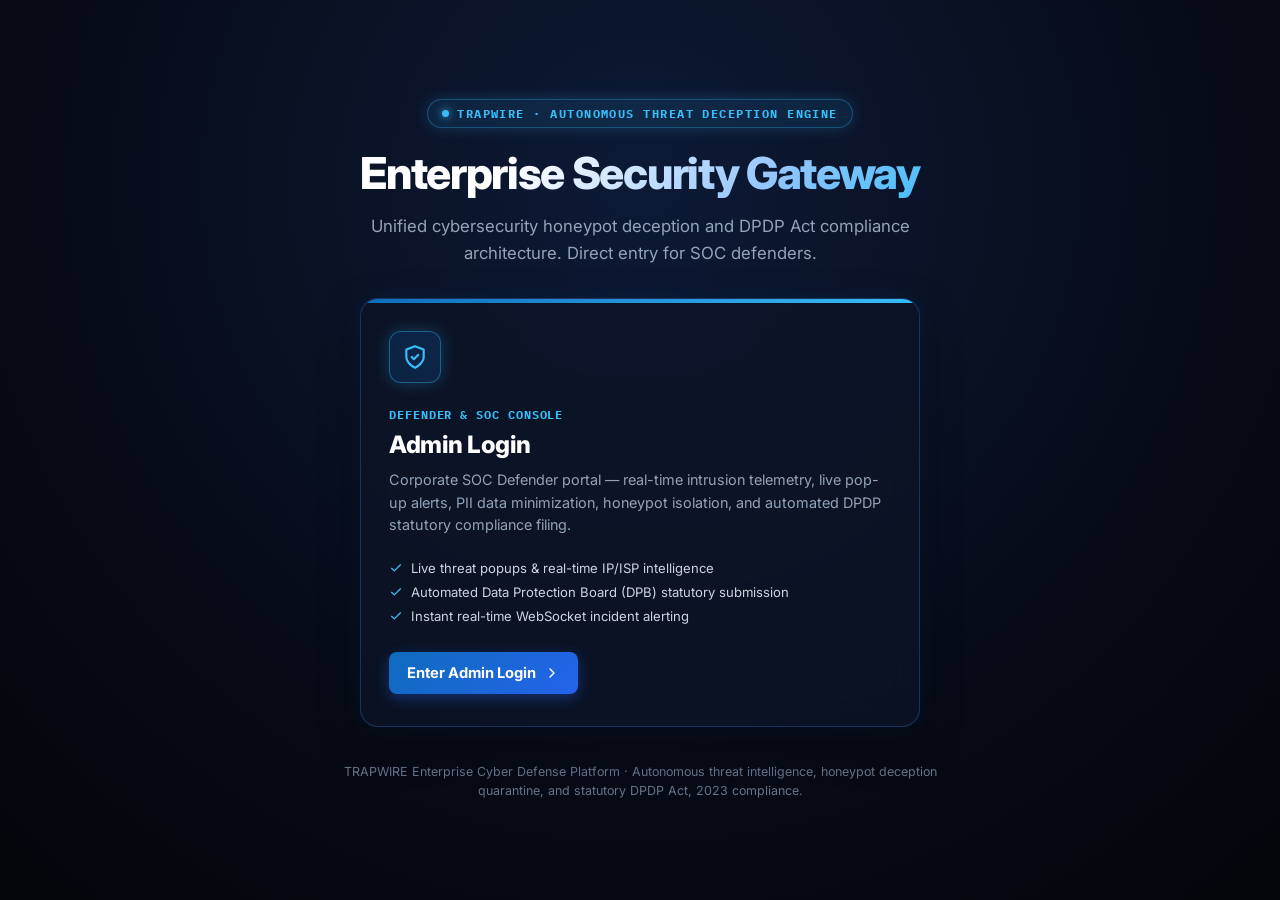
<file: templates/index.html>
<!DOCTYPE html>
<html lang="en">
<head>
<meta charset="UTF-8">
<meta name="viewport" content="width=device-width, initial-scale=1.0">
<title>TRAPWIRE — Autonomous Threat Deception &amp; Intrusion Defense Platform</title>
<link rel="stylesheet" href="/static/css/style.css">
<style>
  .landing-wrapper {
    min-height: 100vh;
    display: flex;
    align-items: center;
    justify-content: center;
    background: radial-gradient(circle at 50% 20%, #0d1a36 0%, #060913 70%, #03050a 100%);
    padding: 32px 20px;
    position: relative;
    overflow-x: hidden;
  }
  
  .landing-canvas-bg {
    position: absolute;
    top: 0;
    left: 0;
    width: 100%;
    height: 100%;
    pointer-events: none;
    z-index: 1;
    opacity: 0.6;
  }

  .landing-content {
    position: relative;
    z-index: 10;
    max-width: 640px;
    width: 100%;
    text-align: center;
    margin: 0 auto;
  }

  .landing-brand-badge {
    display: inline-flex;
    align-items: center;
    gap: 8px;
    font-family: var(--ent-font-mono, monospace);
    font-size: 0.76rem;
    font-weight: 700;
    letter-spacing: 0.12em;
    text-transform: uppercase;
    color: #38BDF8;
    background: rgba(56, 189, 248, 0.1);
    border: 1px solid rgba(56, 189, 248, 0.3);
    padding: 6px 14px;
    border-radius: 20px;
    margin-bottom: 20px;
    box-shadow: 0 0 15px rgba(56, 189, 248, 0.2);
  }

  .landing-brand-badge .pulse-dot-blue {
    width: 7px;
    height: 7px;
    border-radius: 50%;
    background: #38BDF8;
    box-shadow: 0 0 8px #38BDF8;
    animation: pulseDot 1.5s infinite;
  }

  .landing-title {
    font-size: 2.75rem;
    font-weight: 800;
    letter-spacing: -0.03em;
    line-height: 1.15;
    margin: 0 0 14px;
    color: #FFFFFF;
    background: linear-gradient(135deg, #FFFFFF 30%, #93C5FD 70%, #38BDF8 100%);
    -webkit-background-clip: text;
    -webkit-text-fill-color: transparent;
  }

  .landing-desc {
    font-size: 1.05rem;
    color: #94A3B8;
    max-width: 580px;
    margin: 0 auto 32px;
    line-height: 1.6;
  }

  .portal-grid {
    display: grid;
    grid-template-columns: 1fr;
    max-width: 560px;
    margin: 0 auto 36px;
    text-align: left;
  }

  .portal-card-direct {
    background: rgba(13, 21, 39, 0.75);
    border: 1px solid rgba(255, 255, 255, 0.12);
    border-radius: 18px;
    padding: 32px 28px;
    display: flex;
    flex-direction: column;
    justify-content: space-between;
    text-decoration: none;
    color: inherit;
    transition: all 0.25s cubic-bezier(0.16, 1, 0.3, 1);
    position: relative;
    overflow: hidden;
    backdrop-filter: blur(16px);
    -webkit-backdrop-filter: blur(16px);
  }

  .portal-card-direct::before {
    content: "";
    position: absolute;
    top: 0;
    left: 0;
    width: 100%;
    height: 4px;
    transition: all 0.25s ease;
  }

  .portal-card-direct.admin-card {
    border-color: rgba(59, 130, 246, 0.3);
    box-shadow: 0 16px 40px rgba(0, 0, 0, 0.4), 0 0 25px rgba(15, 108, 189, 0.15);
  }
  .portal-card-direct.admin-card::before {
    background: linear-gradient(90deg, #0F6CBD, #38BDF8);
  }

  .portal-card-direct:hover {
    transform: translateY(-6px);
  }
  .portal-card-direct.admin-card:hover {
    border-color: #38BDF8;
    box-shadow: 0 22px 50px rgba(0, 0, 0, 0.6), 0 0 35px rgba(56, 189, 248, 0.3);
  }

  .portal-icon-wrap {
    width: 52px;
    height: 52px;
    border-radius: 12px;
    display: flex;
    align-items: center;
    justify-content: center;
    margin-bottom: 20px;
    transition: transform 0.2s ease;
  }
  .portal-card-direct:hover .portal-icon-wrap {
    transform: scale(1.08);
  }

  .portal-icon-wrap.admin-ico {
    background: rgba(15, 108, 189, 0.2);
    border: 1px solid rgba(56, 189, 248, 0.4);
    color: #38BDF8;
    box-shadow: 0 0 16px rgba(56, 189, 248, 0.25);
  }

  .portal-role-tag {
    font-family: var(--ent-font-mono, monospace);
    font-size: 0.72rem;
    font-weight: 700;
    letter-spacing: 0.08em;
    text-transform: uppercase;
    margin-bottom: 8px;
    display: inline-block;
  }
  .portal-role-tag.admin { color: #38BDF8; }

  .portal-card-heading {
    font-size: 1.5rem;
    font-weight: 800;
    color: #FFFFFF;
    margin: 0 0 10px;
    letter-spacing: -0.02em;
  }

  .portal-card-description {
    font-size: 0.9rem;
    color: #94A3B8;
    line-height: 1.55;
    margin: 0 0 24px;
    flex-grow: 1;
  }

  .portal-feature-list {
    display: flex;
    flex-direction: column;
    gap: 8px;
    margin-bottom: 28px;
    font-size: 0.82rem;
    color: #CBD5E1;
  }

  .portal-feature-item {
    display: flex;
    align-items: center;
    gap: 8px;
  }

  .portal-feature-item svg {
    width: 14px;
    height: 14px;
    flex-shrink: 0;
  }
  .portal-feature-item.admin-feat svg { color: #38BDF8; }

  .portal-action-cta {
    display: inline-flex;
    align-items: center;
    gap: 8px;
    font-weight: 700;
    font-size: 0.92rem;
    padding: 12px 18px;
    border-radius: 8px;
    transition: all 0.2s;
  }
  .admin-card .portal-action-cta {
    background: linear-gradient(135deg, #0F6CBD, #2563EB);
    color: #FFFFFF;
    box-shadow: 0 4px 14px rgba(37, 99, 235, 0.4);
  }
  .admin-card:hover .portal-action-cta {
    background: linear-gradient(135deg, #2563EB, #38BDF8);
    box-shadow: 0 6px 20px rgba(56, 189, 248, 0.5);
  }

  .landing-footer-note {
    font-size: 0.78rem;
    color: #64748B;
    max-width: 600px;
    margin: 0 auto;
    line-height: 1.5;
  }

  @media (max-width: 768px) {
    .landing-title {
      font-size: 2.1rem;
    }
  }
</style>
</head>
<body class="landing-wrapper">

  <div class="landing-content">
    
    <div class="landing-brand-badge">
      <span class="pulse-dot-blue"></span>
      TRAPWIRE · AUTONOMOUS THREAT DECEPTION ENGINE
    </div>

    <h1 class="landing-title">Enterprise Security Gateway</h1>
    <p class="landing-desc">Unified cybersecurity honeypot deception and DPDP Act compliance architecture. Direct entry for SOC defenders.</p>

    <div class="portal-grid">
      
      <!-- DIRECT PORTAL: ADMIN LOGIN -->
      <a class="portal-card-direct admin-card" href="/company/login" id="linkAdminLogin">
        <div>
          <div class="portal-icon-wrap admin-ico">
            <svg viewBox="0 0 24 24" fill="none" stroke="currentColor" stroke-width="2" stroke-linecap="round" stroke-linejoin="round" style="width:26px;height:26px;">
              <path d="M12 22s8-4 8-10V5l-8-3-8 3v7c0 6 8 10 8 10z"/>
              <path d="M9 12l2 2 4-4"/>
            </svg>
          </div>
          <span class="portal-role-tag admin">Defender &amp; SOC Console</span>
          <h2 class="portal-card-heading">Admin Login</h2>
          <p class="portal-card-description">Corporate SOC Defender portal — real-time intrusion telemetry, live pop-up alerts, PII data minimization, honeypot isolation, and automated DPDP statutory compliance filing.</p>
          
          <div class="portal-feature-list">
            <div class="portal-feature-item admin-feat">
              <svg viewBox="0 0 24 24" fill="none" stroke="currentColor" stroke-width="2"><polyline points="20 6 9 17 4 12"/></svg>
              <span>Live threat popups &amp; real-time IP/ISP intelligence</span>
            </div>
            <div class="portal-feature-item admin-feat">
              <svg viewBox="0 0 24 24" fill="none" stroke="currentColor" stroke-width="2"><polyline points="20 6 9 17 4 12"/></svg>
              <span>Automated Data Protection Board (DPB) statutory submission</span>
            </div>
            <div class="portal-feature-item admin-feat">
              <svg viewBox="0 0 24 24" fill="none" stroke="currentColor" stroke-width="2"><polyline points="20 6 9 17 4 12"/></svg>
              <span>Instant real-time WebSocket incident alerting</span>
            </div>
          </div>
        </div>

        <div>
          <span class="portal-action-cta">
            Enter Admin Login
            <svg viewBox="0 0 24 24" fill="none" stroke="currentColor" stroke-width="2" stroke-linecap="round" stroke-linejoin="round" style="width:16px;height:16px;"><polyline points="9 18 15 12 9 6"/></svg>
          </span>
        </div>
      </a>

    </div>

    <p class="landing-footer-note">TRAPWIRE Enterprise Cyber Defense Platform · Autonomous threat intelligence, honeypot deception quarantine, and statutory DPDP Act, 2023 compliance.</p>

  </div>
</body>
</html>
</file>
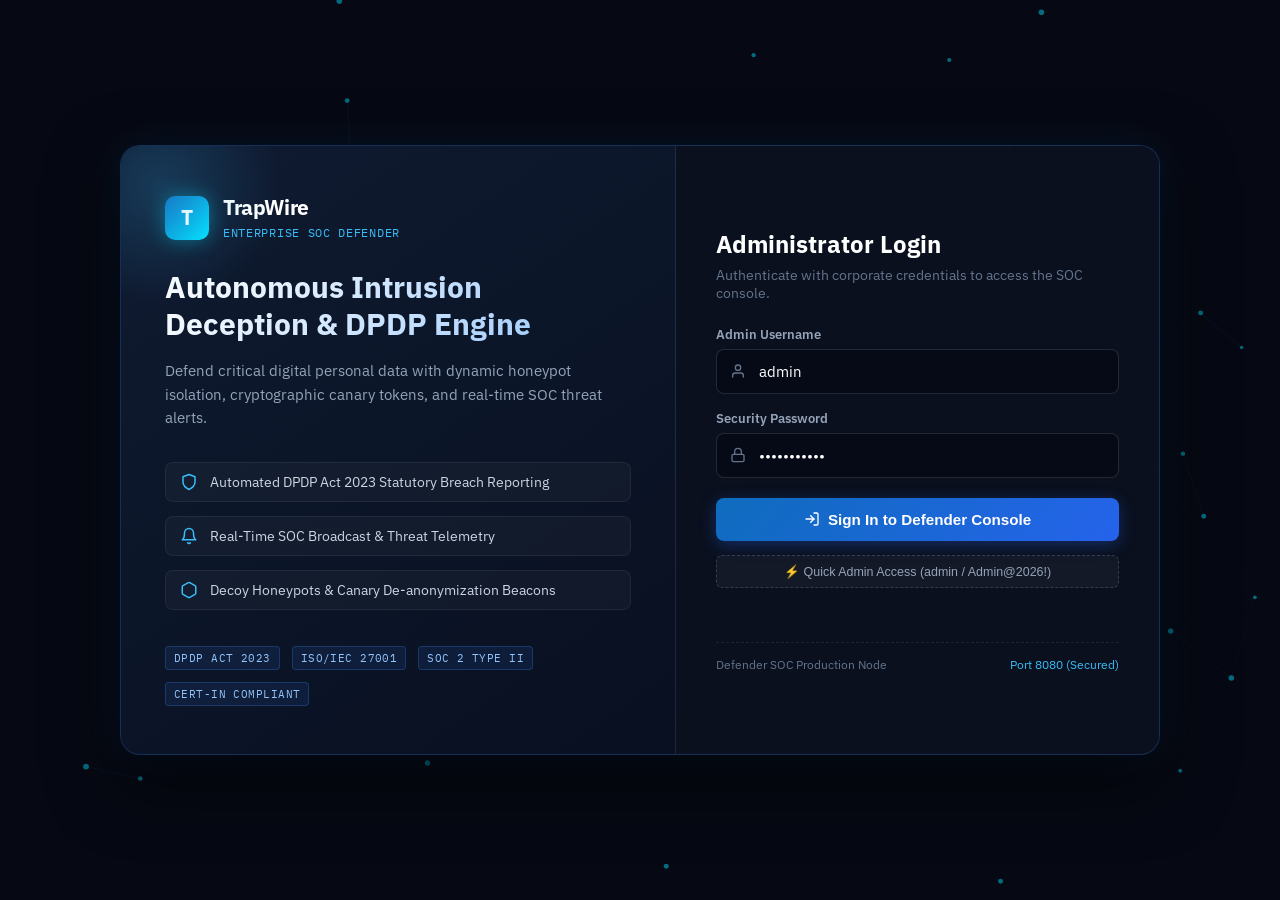
<file: templates/company_login.html>
<!DOCTYPE html>
<html lang="en">
<head>
<meta charset="UTF-8">
<meta name="viewport" content="width=device-width, initial-scale=1.0">
<title>Enterprise Sign In — TRAPWIRE SOC Defender Portal</title>
<link rel="stylesheet" href="/static/css/style.css">
<style>
  /* Dynamic Animated Canvas & Enterprise Dark Styling */
  .company-login-body {
    min-height: 100vh;
    display: flex;
    align-items: center;
    justify-content: center;
    background: #060913;
    font-family: var(--ent-font-display, 'Inter', sans-serif);
    position: relative;
    overflow-x: hidden;
    padding: 24px;
    margin: 0;
  }

  .login-cyber-canvas {
    position: fixed;
    top: 0;
    left: 0;
    width: 100%;
    height: 100%;
    z-index: 1;
    pointer-events: none;
  }

  .login-grid-wrap {
    position: relative;
    z-index: 10;
    width: 100%;
    max-width: 1040px;
    display: grid;
    grid-template-columns: 1.15fr 1fr;
    background: rgba(13, 21, 39, 0.88);
    border: 1px solid rgba(59, 130, 246, 0.25);
    border-radius: 20px;
    box-shadow: 0 25px 70px rgba(0, 0, 0, 0.6), 0 0 40px rgba(15, 108, 189, 0.15);
    backdrop-filter: blur(20px);
    overflow: hidden;
  }

  .login-hero-side {
    padding: 48px 44px;
    display: flex;
    flex-direction: column;
    justify-content: space-between;
    background: linear-gradient(145deg, rgba(15, 27, 50, 0.95), rgba(9, 16, 32, 0.98));
    border-right: 1px solid rgba(255, 255, 255, 0.08);
    position: relative;
  }

  .login-hero-side::before {
    content: "";
    position: absolute;
    top: -80px;
    left: -80px;
    width: 240px;
    height: 240px;
    border-radius: 50%;
    background: radial-gradient(circle, rgba(56, 189, 248, 0.2), transparent 70%);
    pointer-events: none;
  }

  .login-brand-header {
    display: flex;
    align-items: center;
    gap: 14px;
    margin-bottom: 28px;
  }

  .brand-logo-glow {
    width: 44px;
    height: 44px;
    border-radius: 10px;
    background: linear-gradient(135deg, #0F6CBD, #00E5FF);
    display: flex;
    align-items: center;
    justify-content: center;
    color: #fff;
    font-weight: 800;
    font-size: 1.3rem;
    box-shadow: 0 0 20px rgba(0, 229, 255, 0.4);
    animation: logoPulse 3s infinite ease-in-out;
  }

  @keyframes logoPulse {
    0%, 100% { box-shadow: 0 0 15px rgba(0, 229, 255, 0.3); }
    50% { box-shadow: 0 0 25px rgba(0, 229, 255, 0.6); }
  }

  .brand-text-wrap h3 {
    margin: 0;
    font-size: 1.3rem;
    font-weight: 800;
    letter-spacing: -0.02em;
    color: #fff;
  }

  .brand-text-wrap span {
    font-size: 0.72rem;
    color: #38BDF8;
    font-family: var(--ent-font-mono, monospace);
    letter-spacing: 0.06em;
    text-transform: uppercase;
  }

  .login-hero-headline {
    font-size: 1.85rem;
    font-weight: 800;
    line-height: 1.25;
    color: #fff;
    margin: 0 0 16px;
    background: linear-gradient(135deg, #FFFFFF, #93C5FD);
    -webkit-background-clip: text;
    -webkit-text-fill-color: transparent;
  }

  .login-hero-desc {
    font-size: 0.92rem;
    color: #94A3B8;
    line-height: 1.6;
    margin: 0 0 32px;
  }

  .defense-matrix-pills {
    display: flex;
    flex-direction: column;
    gap: 14px;
  }

  .defense-pill-item {
    display: flex;
    align-items: center;
    gap: 12px;
    font-size: 0.86rem;
    color: #CBD5E1;
    background: rgba(255, 255, 255, 0.03);
    border: 1px solid rgba(255, 255, 255, 0.06);
    padding: 10px 14px;
    border-radius: 8px;
    transition: border-color 0.2s;
  }

  .defense-pill-item:hover {
    border-color: rgba(56, 189, 248, 0.3);
    background: rgba(56, 189, 248, 0.05);
  }

  .defense-pill-item svg {
    width: 18px;
    height: 18px;
    color: #38BDF8;
    flex-shrink: 0;
  }

  .login-compliance-bar {
    display: flex;
    align-items: center;
    gap: 12px;
    margin-top: 36px;
    flex-wrap: wrap;
  }

  .compliance-tag {
    font-family: var(--ent-font-mono, monospace);
    font-size: 0.68rem;
    padding: 4px 8px;
    border-radius: 4px;
    background: rgba(59, 130, 246, 0.1);
    border: 1px solid rgba(59, 130, 246, 0.25);
    color: #93C5FD;
    letter-spacing: 0.04em;
  }

  /* Form Side */
  .login-form-side {
    padding: 48px 40px;
    display: flex;
    flex-direction: column;
    justify-content: center;
    background: rgba(10, 16, 30, 0.85);
  }

  .login-form-title {
    font-size: 1.5rem;
    font-weight: 700;
    color: #fff;
    margin: 0 0 6px;
  }

  .login-form-subtitle {
    font-size: 0.85rem;
    color: #64748B;
    margin: 0 0 24px;
  }

  .login-input-group {
    margin-bottom: 16px;
  }

  .login-input-group label {
    display: block;
    font-size: 0.8rem;
    font-weight: 600;
    color: #94A3B8;
    margin-bottom: 6px;
  }

  .input-with-icon {
    position: relative;
    display: flex;
    align-items: center;
  }

  .input-with-icon svg {
    position: absolute;
    left: 14px;
    width: 16px;
    height: 16px;
    color: #64748B;
    pointer-events: none;
    transition: color 0.2s;
  }

  .input-with-icon input {
    width: 100%;
    padding: 12px 14px 12px 42px;
    background: rgba(6, 11, 22, 0.9);
    border: 1px solid rgba(255, 255, 255, 0.12);
    border-radius: 8px;
    color: #fff;
    font-size: 0.92rem;
    font-family: inherit;
    outline: none;
    transition: all 0.2s;
  }

  .input-with-icon input:focus {
    border-color: #38BDF8;
    box-shadow: 0 0 16px rgba(56, 189, 248, 0.25);
    background: #081020;
  }

  .input-with-icon input:focus + svg,
  .input-with-icon:focus-within svg {
    color: #38BDF8;
  }

  .btn-submit-login {
    width: 100%;
    padding: 13px;
    background: linear-gradient(135deg, #0F6CBD, #2563EB);
    color: #fff;
    font-weight: 700;
    font-size: 0.95rem;
    border: none;
    border-radius: 8px;
    cursor: pointer;
    display: flex;
    align-items: center;
    justify-content: center;
    gap: 8px;
    margin-top: 20px;
    box-shadow: 0 4px 16px rgba(37, 99, 235, 0.35);
    transition: all 0.2s ease;
  }

  .btn-submit-login:hover {
    background: linear-gradient(135deg, #2563EB, #3B82F6);
    box-shadow: 0 6px 22px rgba(37, 99, 235, 0.55);
    transform: translateY(-1px);
  }

  .quick-fill-btn {
    background: rgba(255, 255, 255, 0.04);
    border: 1px dashed rgba(255, 255, 255, 0.15);
    color: #94A3B8;
    padding: 8px 12px;
    border-radius: 6px;
    font-size: 0.78rem;
    cursor: pointer;
    display: flex;
    align-items: center;
    justify-content: center;
    gap: 6px;
    margin-top: 14px;
    width: 100%;
    transition: all 0.15s;
  }

  .quick-fill-btn:hover {
    background: rgba(59, 130, 246, 0.12);
    border-color: #38BDF8;
    color: #38BDF8;
  }

  .login-status-msg {
    font-size: 0.85rem;
    margin-top: 14px;
    min-height: 20px;
    text-align: center;
  }
  .login-status-msg.error { color: #EF4444; }
  .login-status-msg.success { color: #10B981; }

  @media (max-width: 860px) {
    .login-grid-wrap {
      grid-template-columns: 1fr;
      max-width: 460px;
    }
    .login-hero-side {
      display: none;
    }
  }
</style>
</head>
<body class="company-login-body">

  <!-- Interactive Cyber Defense Particle Canvas -->
  <canvas id="cyberMeshCanvas" class="login-cyber-canvas"></canvas>

  <div class="login-grid-wrap">
    
    <!-- LEFT HERO PANEL -->
    <div class="login-hero-side">
      <div>
        <div class="login-brand-header">
          <div class="brand-logo-glow">T</div>
          <div class="brand-text-wrap">
            <h3>TrapWire</h3>
            <span>ENTERPRISE SOC DEFENDER</span>
          </div>
        </div>

        <h1 class="login-hero-headline">Autonomous Intrusion Deception &amp; DPDP Engine</h1>
        <p class="login-hero-desc">Defend critical digital personal data with dynamic honeypot isolation, cryptographic canary tokens, and real-time SOC threat alerts.</p>

        <div class="defense-matrix-pills">
          <div class="defense-pill-item">
            <svg viewBox="0 0 24 24" fill="none" stroke="currentColor" stroke-width="2" stroke-linecap="round" stroke-linejoin="round"><path d="M12 22s8-4 8-10V5l-8-3-8 3v7c0 6 8 10 8 10z"/></svg>
            <span>Automated DPDP Act 2023 Statutory Breach Reporting</span>
          </div>
          <div class="defense-pill-item">
            <svg viewBox="0 0 24 24" fill="none" stroke="currentColor" stroke-width="2" stroke-linecap="round" stroke-linejoin="round"><path d="M18 8A6 6 0 0 0 6 8c0 7-3 9-3 9h18s-3-2-3-9"></path><path d="M13.73 21a2 2 0 0 1-3.46 0"></path></svg>
            <span>Real-Time SOC Broadcast &amp; Threat Telemetry</span>
          </div>
          <div class="defense-pill-item">
            <svg viewBox="0 0 24 24" fill="none" stroke="currentColor" stroke-width="2" stroke-linecap="round" stroke-linejoin="round"><path d="M21 16V8a2 2 0 0 0-1-1.73l-7-4a2 2 0 0 0-2 0l-7 4A2 2 0 0 0 3 8v8a2 2 0 0 0 1 1.73l7 4a2 2 0 0 0 2 0l7-4A2 2 0 0 0 21 16z"/></svg>
            <span>Decoy Honeypots &amp; Canary De-anonymization Beacons</span>
          </div>
        </div>
      </div>

      <div class="login-compliance-bar">
        <span class="compliance-tag">DPDP ACT 2023</span>
        <span class="compliance-tag">ISO/IEC 27001</span>
        <span class="compliance-tag">SOC 2 TYPE II</span>
        <span class="compliance-tag">CERT-IN COMPLIANT</span>
      </div>
    </div>

    <!-- RIGHT FORM PANEL -->
    <div class="login-form-side">
      <h2 class="login-form-title">Administrator Login</h2>
      <p class="login-form-subtitle">Authenticate with corporate credentials to access the SOC console.</p>

      <form id="companyLoginForm">
        <div class="login-input-group">
          <label>Admin Username</label>
          <div class="input-with-icon">
            <svg viewBox="0 0 24 24" fill="none" stroke="currentColor" stroke-width="2" stroke-linecap="round" stroke-linejoin="round"><path d="M20 21v-2a4 4 0 0 0-4-4H8a4 4 0 0 0-4 4v2"/><circle cx="12" cy="7" r="4"/></svg>
            <input type="text" id="username" value="admin" autocomplete="username" placeholder="Username" required>
          </div>
        </div>

        <div class="login-input-group">
          <label>Security Password</label>
          <div class="input-with-icon">
            <svg viewBox="0 0 24 24" fill="none" stroke="currentColor" stroke-width="2" stroke-linecap="round" stroke-linejoin="round"><rect x="3" y="11" width="18" height="11" rx="2" ry="2"/><path d="M7 11V7a5 5 0 0 1 10 0v4"/></svg>
            <input type="password" id="password" value="Admin@2026!" autocomplete="current-password" placeholder="Password" required>
          </div>
        </div>

        <button type="submit" class="btn-submit-login" id="loginSubmitBtn">
          <svg viewBox="0 0 24 24" fill="none" stroke="currentColor" stroke-width="2" stroke-linecap="round" stroke-linejoin="round" style="width:16px;height:16px;"><path d="M15 3h4a2 2 0 0 1 2 2v14a2 2 0 0 1-2 2h-4"/><polyline points="10 17 15 12 10 7"/><line x1="15" y1="12" x2="3" y2="12"/></svg>
          Sign In to Defender Console
        </button>

        <button type="button" class="quick-fill-btn" onclick="autofillAdmin()">
          ⚡ Quick Admin Access (admin / Admin@2026!)
        </button>
      </form>

      <div id="loginMsg" class="login-status-msg"></div>

      <div style="margin-top:20px;padding-top:14px;border-top:1px dashed rgba(255,255,255,0.08);font-size:0.75rem;color:#64748B;display:flex;justify-content:space-between;">
        <span>Defender SOC Production Node</span>
        <span style="color:#38BDF8;">Port 8080 (Secured)</span>
      </div>
    </div>

  </div>

  <script>
    // Autofill demo credentials
    function autofillAdmin() {
      document.getElementById("username").value = "admin";
      document.getElementById("password").value = "Admin@2026!";
      document.getElementById("loginSubmitBtn").focus();
    }

    // Form submission
    document.getElementById("companyLoginForm").addEventListener("submit", async (e) => {
      e.preventDefault();
      const username = document.getElementById("username").value.trim();
      const password = document.getElementById("password").value.trim();
      const body = new URLSearchParams({ username, password });
      const msg = document.getElementById("loginMsg");
      const submitBtn = document.getElementById("loginSubmitBtn");

      submitBtn.disabled = true;
      submitBtn.textContent = "Verifying Security Token...";
      msg.textContent = "";

      try {
        const res = await fetch("/api/login", { method: "POST", body });
        const data = await res.json().catch(() => ({}));

        if (res.ok && data.ok) {
          msg.textContent = "✓ Access Granted — Initializing Defender Workspace...";
          msg.className = "login-status-msg success";
          setTimeout(() => {
            window.location.href = "/company/dashboard";
          }, 400);
        } else {
          msg.textContent = `✗ Authentication Failed (Attempt #${data.attempts || 1}). Incident recorded.`;
          msg.className = "login-status-msg error";
          submitBtn.disabled = false;
          submitBtn.innerHTML = `
            <svg viewBox="0 0 24 24" fill="none" stroke="currentColor" stroke-width="2" style="width:16px;height:16px;"><path d="M15 3h4a2 2 0 0 1 2 2v14a2 2 0 0 1-2 2h-4"/><polyline points="10 17 15 12 10 7"/><line x1="15" y1="12" x2="3" y2="12"/></svg>
            Sign In to Defender Console
          `;
        }
      } catch (err) {
        msg.textContent = "Network error connecting to auth service: " + err.message;
        msg.className = "login-status-msg error";
        submitBtn.disabled = false;
        submitBtn.textContent = "Sign In to Defender Console";
      }
    });

    // Dynamic Cyber Mesh Particle Canvas
    (function() {
      const canvas = document.getElementById("cyberMeshCanvas");
      if (!canvas) return;
      const ctx = canvas.getContext("2d");
      let w = canvas.width = window.innerWidth;
      let h = canvas.height = window.innerHeight;

      const particles = [];
      const particleCount = Math.min(50, Math.floor((w * h) / 25000));

      class Particle {
        constructor() {
          this.x = Math.random() * w;
          this.y = Math.random() * h;
          this.vx = (Math.random() - 0.5) * 0.8;
          this.vy = (Math.random() - 0.5) * 0.8;
          this.radius = 1.5 + Math.random() * 1.5;
        }
        update() {
          this.x += this.vx;
          this.y += this.vy;
          if (this.x < 0 || this.x > w) this.vx *= -1;
          if (this.y < 0 || this.y > h) this.vy *= -1;
        }
        draw() {
          ctx.beginPath();
          ctx.arc(this.x, this.y, this.radius, 0, Math.PI * 2);
          ctx.fillStyle = "rgba(0, 229, 255, 0.45)";
          ctx.fill();
        }
      }

      for (let i = 0; i < particleCount; i++) {
        particles.push(new Particle());
      }

      window.addEventListener("resize", () => {
        w = canvas.width = window.innerWidth;
        h = canvas.height = window.innerHeight;
      });

      function animate() {
        ctx.clearRect(0, 0, w, h);

        for (let i = 0; i < particles.length; i++) {
          particles[i].update();
          particles[i].draw();

          for (let j = i + 1; j < particles.length; j++) {
            const dx = particles[i].x - particles[j].x;
            const dy = particles[i].y - particles[j].y;
            const dist = Math.sqrt(dx * dx + dy * dy);

            if (dist < 120) {
              ctx.beginPath();
              ctx.moveTo(particles[i].x, particles[i].y);
              ctx.lineTo(particles[j].x, particles[j].y);
              ctx.strokeStyle = `rgba(15, 108, 189, ${0.25 * (1 - dist / 120)})`;
              ctx.lineWidth = 0.8;
              ctx.stroke();
            }
          }
        }
        requestAnimationFrame(animate);
      }
      animate();
    })();
  </script>
</body>
</html>
</file>
<file: static/css/style.css>
@import url('https://fonts.googleapis.com/css2?family=Sora:wght@600;700;800&family=Inter:wght@400;500;600&family=JetBrains+Mono:wght@500&family=IBM+Plex+Sans:wght@500;600;700&family=IBM+Plex+Mono:wght@500;600&display=swap');

:root {
  /* ---- Enterprise console palette (company portal only) ---- */
  --ent-blue: #0F6CBD;
  --ent-blue-dark: #0A4E8C;
  --ent-blue-tint: #E8F2FB;
  --ent-navy: #0A1B32;
  --ent-navy-2: #10233F;
  --ent-navy-3: #16304F;
  --ent-ink: #1A2432;
  --ent-muted: #5B6B7C;
  --ent-border: #DCE3EA;
  --ent-surface: #F3F6F9;
  --ent-success: #107C41;
  --ent-success-tint: #E6F4EA;
  --ent-warn: #9A6B00;
  --ent-warn-tint: #FBF0D8;
  --ent-danger: #C4314B;
  --ent-danger-tint: #FBE7EA;
  --ent-font-display: "IBM Plex Sans", "Inter", sans-serif;
  --ent-font-mono: "IBM Plex Mono", "JetBrains Mono", monospace;
}

* { box-sizing: border-box; }
body {
  margin: 0;
  font-family: "Inter", -apple-system, Segoe UI, Roboto, Arial, sans-serif;
  background: #F8FAFC;
  color: #1E293B;
}
.mono { font-family: "JetBrains Mono", monospace; font-size: 0.85em; }
.muted { color: #64748B; }
.small { font-size: 0.85rem; }
.hidden { display: none !important; }
svg { display: block; }

/* ---- buttons ---- */
.btn { display: inline-flex; align-items: center; gap: 8px; padding: 10px 18px; border-radius: 6px; border: none;
  font-weight: 600; text-decoration: none; cursor: pointer; font-size: 0.92rem;
  font-family: inherit; }
.btn svg { width: 16px; height: 16px; flex-shrink: 0; }
.btn-primary { background: var(--ent-blue); color: #fff; }
.btn-primary:hover { background: var(--ent-blue-dark); }
.btn-blue { background: #4F46E5; color: #fff; }
.btn-blue:hover { background: #4338CA; }
.btn-dark { background: var(--ent-navy); color: #fff; }
.btn-dark:hover { background: #061426; }
.btn-red { background: #DC2626; color: #fff; }
.btn-red:hover { background: #B91C1C; }
.btn-ghost { background: transparent; color: #334155; border: 1px solid #cbd5e1; }
.btn-outline { background: #fff; color: var(--ent-blue); border: 1px solid var(--ent-blue); }
.btn-outline:hover { background: var(--ent-blue-tint); }
.full { width: 100%; justify-content: center; }

/* ============ LANDING ============ */
.landing {
  min-height: 100vh; display: flex; align-items: center; justify-content: center;
  background:
    radial-gradient(circle at 15% 15%, rgba(79,70,229,0.28), transparent 42%),
    radial-gradient(circle at 85% 85%, rgba(124,58,237,0.22), transparent 42%),
    #0B1120;
  font-family: "Inter", sans-serif;
  padding: 40px 20px;
}
.landing-inner { max-width: 780px; text-align: center; }
.landing-kicker { font-family: "JetBrains Mono", monospace; font-size: 0.78rem; color: #A5B4FC;
  letter-spacing: 0.08em; text-transform: uppercase; margin-bottom: 14px; }
.landing-inner h1 { font-family: "Sora", sans-serif; font-weight: 800; font-size: 2.6rem; color: #fff; margin: 0; }
.landing-sub { color: #94A3B8; font-size: 1.02rem; margin: 12px 0 40px; }

.portal-cards { display: grid; grid-template-columns: 1fr 1fr; gap: 20px; text-align: left; }
.portal-card {
  background: rgba(255,255,255,0.04); border: 1px solid rgba(255,255,255,0.1);
  border-radius: 16px; padding: 28px; text-decoration: none; color: #E2E8F0;
  transition: transform 0.15s ease, border-color 0.15s ease, background 0.15s ease;
  backdrop-filter: blur(6px);
}
.portal-card:hover { transform: translateY(-3px); border-color: rgba(255,255,255,0.25); background: rgba(255,255,255,0.07); }
.portal-card-icon { width: 46px; height: 46px; border-radius: 12px; display: flex; align-items: center; justify-content: center; margin-bottom: 18px; }
.portal-card-icon svg { width: 22px; height: 22px; }
.icon-blue { background: rgba(79,70,229,0.18); color: #818CF8; }
.icon-red { background: rgba(220,38,38,0.18); color: #F87171; }
.portal-card-title { font-family: "Sora", sans-serif; font-weight: 700; font-size: 1.15rem; margin-bottom: 8px; }
.portal-card-desc { font-size: 0.86rem; color: #94A3B8; line-height: 1.5; min-height: 62px; }
.portal-card-cta { display: block; margin-top: 16px; font-size: 0.84rem; font-weight: 600; color: #A5B4FC; }

.landing-disclaimer { font-size: 0.78rem; color: #64748B; margin-top: 40px; line-height: 1.6; max-width: 560px; margin-left: auto; margin-right: auto; }

/* ============ COMPANY LOGIN (enterprise identity) ============ */
.login-split { display: flex; min-height: 100vh; font-family: "Inter", sans-serif; }

.login-brand-panel {
  flex: 1; background: linear-gradient(165deg, var(--ent-navy) 0%, var(--ent-navy-3) 100%);
  color: #fff; padding: 56px; display: flex; flex-direction: column; justify-content: center;
  position: relative; overflow: hidden;
}
.login-brand-panel::before {
  content: ""; position: absolute; width: 520px; height: 520px; border-radius: 50%;
  background: radial-gradient(circle, rgba(15,108,189,0.30), transparent 70%);
  top: -140px; right: -180px;
}
.login-brand-panel::after {
  content: ""; position: absolute; inset: 0;
  background-image: linear-gradient(rgba(255,255,255,0.035) 1px, transparent 1px),
                     linear-gradient(90deg, rgba(255,255,255,0.035) 1px, transparent 1px);
  background-size: 34px 34px; pointer-events: none;
}
.login-brand-mark { display: flex; align-items: center; gap: 12px; margin-bottom: 46px; font-family: var(--ent-font-display); font-weight: 700; font-size: 1.05rem; z-index: 1; letter-spacing: 0.01em; }
.login-brand-panel h1 { font-family: var(--ent-font-display); font-size: 2rem; font-weight: 700; max-width: 440px; line-height: 1.3; z-index: 1; margin: 0; }
.login-brand-sub { color: #9FB2C8; max-width: 410px; margin-top: 16px; line-height: 1.6; z-index: 1; }
.login-feature-list { list-style: none; padding: 0; margin-top: 40px; display: flex; flex-direction: column; gap: 16px; z-index: 1; }
.login-feature-list li { display: flex; align-items: center; gap: 12px; font-size: 0.86rem; color: #CBD5E1; }
.login-feature-list svg { width: 18px; height: 18px; color: #4DA3E0; flex-shrink: 0; }

.login-compliance-strip { display: flex; gap: 18px; margin-top: 48px; z-index: 1; flex-wrap: wrap; }
.login-compliance-strip span { font-family: var(--ent-font-mono); font-size: 0.68rem; letter-spacing: 0.04em;
  color: #7C93AC; border: 1px solid rgba(255,255,255,0.14); padding: 5px 10px; border-radius: 4px; text-transform: uppercase; }

.login-form-panel { flex: 1; display: flex; align-items: center; justify-content: center; background: #fff; padding: 40px; }
.login-form-inner { width: 100%; max-width: 350px; }
.login-form-head h2 { font-family: var(--ent-font-display); font-size: 1.4rem; margin: 0 0 4px; color: var(--ent-ink); font-weight: 600; }
.login-form-inner label { display: block; margin: 16px 0 6px; font-size: 0.8rem; font-weight: 600; color: #334155; }
.login-form-inner input { width: 100%; padding: 11px 12px; border-radius: 6px; border: 1px solid #cbd5e1;
  font-family: inherit; font-size: 0.95rem; }
.login-form-inner input:focus { outline: 2px solid var(--ent-blue); outline-offset: 1px; border-color: transparent; }
.login-form-inner .btn { margin-top: 20px; }
.hint { font-size: 0.75rem; color: #94a3b8; margin-top: 16px; }
.hint code { background: #F1F5F9; padding: 1px 6px; border-radius: 4px; }
.msg { font-size: 0.85rem; margin-top: 10px; }
.msg.error { color: #DC2626; }

/* ============ APP SHELL (enterprise dashboard) ============ */
.app-shell { display: flex; min-height: 100vh; background: var(--ent-surface); }

.sidebar {
  width: 246px; flex-shrink: 0;
  background: var(--ent-navy); color: #E2E8F0;
  display: flex; flex-direction: column;
  position: sticky; top: 0; height: 100vh;
}
.side-brand { display: flex; align-items: center; gap: 10px; padding: 14px 16px; border-bottom: 1px solid rgba(255,255,255,0.06); }
.side-mark { width: 28px; height: 28px; border-radius: 6px; background: var(--ent-blue);
  display: flex; align-items: center; justify-content: center; font-family: var(--ent-font-display); font-weight: 700;
  color: #fff; flex-shrink: 0; font-size: 0.85rem; }
.side-brand div:last-child { font-family: var(--ent-font-display); font-weight: 600; font-size: 0.92rem; }
.side-brand span { display: block; font-size: 0.65rem; font-weight: 500; color: #7C93AC; margin-top: 1px; letter-spacing: 0.01em; }

.side-section-label { font-size: 0.65rem; font-weight: 600; text-transform: uppercase; letter-spacing: 0.07em;
  color: #5C7593; padding: 10px 16px 4px; }
.side-nav { flex: 1; padding: 2px 10px; display: flex; flex-direction: column; gap: 2px; }
.side-link {
  display: flex; align-items: center; gap: 10px;
  background: none; border: none; color: #B9C7D8;
  text-align: left; padding: 7px 10px; border-radius: 6px;
  font-size: 0.84rem; font-weight: 500; cursor: pointer; font-family: inherit;
  position: relative; border-left: 3px solid transparent;
}
.side-link:hover { background: rgba(255,255,255,0.05); color: #fff; }
.side-link.active { background: rgba(15,108,189,0.18); color: #fff; border-left-color: var(--ent-blue); font-weight: 600; }
.side-ico { width: 16px; height: 16px; flex-shrink: 0; }
.side-dot { width: 7px; height: 7px; border-radius: 50%; background: #DC2626; margin-left: auto;
  opacity: 0; transform: scale(0); transition: all 0.2s; }
.side-dot.show { opacity: 1; transform: scale(1); animation: pulse-dot 1.4s infinite; }
@keyframes pulse-dot { 0%,100% { box-shadow: 0 0 0 0 rgba(220,38,38,0.5); } 50% { box-shadow: 0 0 0 5px rgba(220,38,38,0); } }
@keyframes pulse-live { 0%,100% { box-shadow: 0 0 0 0 rgba(16,124,65,0.45); } 50% { box-shadow: 0 0 0 4px rgba(16,124,65,0); } }

.side-foot { padding: 10px 16px; border-top: 1px solid rgba(255,255,255,0.06); }
.side-user { display: flex; align-items: center; gap: 8px; font-size: 0.8rem; font-weight: 600; margin-bottom: 6px; }
.avatar { width: 24px; height: 24px; border-radius: 50%; background: var(--ent-blue); color: #fff;
  display: flex; align-items: center; justify-content: center; font-size: 0.7rem; font-weight: 700; flex-shrink: 0; }
.side-logout { display: flex; align-items: center; gap: 6px; font-size: 0.74rem; color: #7C93AC; text-decoration: none; }
.side-logout svg { width: 13px; height: 13px; }
.side-logout:hover { color: #fff; }

.app-main { flex: 1; min-width: 0; display: flex; flex-direction: column; }

/* ---- signature element: organization utility strip ---- */
.org-strip {
  display: flex; align-items: center; justify-content: space-between;
  background: var(--ent-navy-2); color: #B9C7D8; font-size: 0.72rem;
  padding: 4px 18px; font-family: var(--ent-font-mono); letter-spacing: 0.01em;
}
.org-strip-left, .org-strip-right { display: flex; align-items: center; gap: 10px; }
.org-strip-sep { color: #3E5470; }
.env-pill { font-weight: 600; letter-spacing: 0.05em; padding: 2px 7px; border-radius: 3px;
  background: rgba(15,108,189,0.25); color: #7EC1F4; font-size: 0.66rem; }
.status-live-pill { display: inline-flex; align-items: center; gap: 5px; color: #6FCF97; font-size: 0.7rem; }
.status-live-pill i { width: 6px; height: 6px; border-radius: 50%; background: #2FBF6E; display: inline-block;
  animation: pulse-live 1.8s infinite; }
.org-strip-right .region { color: #7C93AC; }

.app-topbar { padding: 8px 18px; border-bottom: 1px solid var(--ent-border); background: #fff;
  display: flex; align-items: center; gap: 14px; }
.crumb { font-size: 0.85rem; color: #64748B; white-space: nowrap; }
.crumb span { margin: 0 4px; }
.crumb b { color: #1E293B; }

.topbar-search { flex: 1; max-width: 360px; position: relative; }
.topbar-search svg { position: absolute; left: 10px; top: 50%; transform: translateY(-50%); width: 14px; height: 14px; color: #94A3B8; }
.topbar-search input { width: 100%; padding: 6px 10px 6px 30px; border-radius: 6px; border: 1px solid var(--ent-border);
  background: var(--ent-surface); font-family: inherit; font-size: 0.82rem; }
.topbar-search input:focus { outline: 2px solid var(--ent-blue); outline-offset: 0; background: #fff; border-color: transparent; }

.topbar-actions { display: flex; align-items: center; gap: 6px; margin-left: auto; position: relative; }
.icon-btn { position: relative; width: 32px; height: 32px; border-radius: 6px; border: 1px solid transparent;
  background: none; display: flex; align-items: center; justify-content: center; cursor: pointer; color: #475569; }
.icon-btn:hover { background: var(--ent-surface); border-color: var(--ent-border); }
.icon-btn svg { width: 16px; height: 16px; }
.notif-badge { position: absolute; top: 3px; right: 4px; min-width: 14px; height: 14px; padding: 0 3px; border-radius: 999px;
  background: #C4314B; color: #fff; font-size: 0.6rem; font-weight: 700; display: flex; align-items: center; justify-content: center;
  opacity: 0; transform: scale(0); transition: all 0.15s; font-family: var(--ent-font-mono); }
.notif-badge.show { opacity: 1; transform: scale(1); }

.profile-chip { display: flex; align-items: center; gap: 6px; padding: 4px 8px 4px 5px; border-radius: 999px;
  border: 1px solid var(--ent-border); background: #fff; cursor: pointer; font-family: inherit; }
.profile-chip:hover { background: var(--ent-surface); }
.profile-chip .avatar { width: 22px; height: 22px; font-size: 0.65rem; }
.profile-chip-name { font-size: 0.8rem; font-weight: 600; color: var(--ent-ink); }
.profile-chip svg { width: 12px; height: 12px; color: #94A3B8; }

.dropdown-menu { position: absolute; top: calc(100% + 6px); right: 0; background: #fff; border: 1px solid var(--ent-border);
  border-radius: 8px; box-shadow: 0 8px 24px rgba(15,27,50,0.12); min-width: 200px; z-index: 30; overflow: hidden; }
.dropdown-menu.hidden { display: none; }
.dropdown-head { padding: 10px 12px; border-bottom: 1px solid var(--ent-border); }
.dropdown-head .dd-name { font-size: 0.82rem; font-weight: 600; color: var(--ent-ink); }
.dropdown-head .dd-role { font-size: 0.7rem; color: #64748B; margin-top: 1px; }
.dropdown-item { display: flex; align-items: center; gap: 8px; padding: 8px 12px; font-size: 0.8rem; color: #334155;
  text-decoration: none; }
.dropdown-item svg { width: 14px; height: 14px; color: #64748B; }
.dropdown-item:hover { background: var(--ent-surface); }
.notif-panel { width: 300px; }
.notif-panel .dropdown-head { display: flex; justify-content: space-between; align-items: center; }
.notif-empty { padding: 18px 12px; text-align: center; color: #94A3B8; font-size: 0.8rem; }
.notif-list { max-height: 280px; overflow-y: auto; }

.tab-panel { padding: 12px 18px 16px; }

/* ---- KPI row ---- */
.stats-row { display: grid; grid-template-columns: repeat(4, 1fr); gap: 10px; margin-bottom: 12px; }
.stat-card { background: #fff; border-radius: 8px; padding: 10px 14px; display: flex; align-items: flex-start; gap: 10px;
  border: 1px solid var(--ent-border); }
.stat-icon { width: 34px; height: 34px; border-radius: 6px; display: flex; align-items: center; justify-content: center; flex-shrink: 0; }
.stat-icon svg { width: 16px; height: 16px; }
.icon-indigo { background: var(--ent-blue-tint); color: var(--ent-blue); }
.icon-amber { background: var(--ent-warn-tint); color: var(--ent-warn); }
.icon-green { background: var(--ent-success-tint); color: var(--ent-success); }
.stat-body { flex: 1; min-width: 0; }
.stat-num { font-family: var(--ent-font-display); font-size: 1.22rem; font-weight: 700; color: var(--ent-ink); line-height: 1.15; }
.stat-label { font-size: 0.72rem; color: #64748B; margin-top: 2px; font-weight: 500; }
.stat-trend { display: inline-flex; align-items: center; gap: 3px; font-size: 0.68rem; font-weight: 600; margin-top: 4px;
  font-family: var(--ent-font-mono); }
.stat-trend svg { width: 10px; height: 10px; }
.stat-trend.up { color: var(--ent-success); }
.stat-trend.down { color: var(--ent-danger); }
.stat-trend.flat { color: #94A3B8; }
.stat-action { justify-content: center; align-items: center; }

.panel-card { background: #fff; border-radius: 8px; border: 1px solid var(--ent-border); padding: 12px 16px; }
.chart-card { margin-bottom: 12px; }
.panel-card-head { display: flex; align-items: center; justify-content: space-between; margin-bottom: 10px; gap: 10px; flex-wrap: wrap; }
.panel-card-head h2 { font-family: var(--ent-font-display); font-size: 0.96rem; margin: 0; font-weight: 600; color: var(--ent-ink); }
.tag { font-size: 0.66rem; font-weight: 700; padding: 2px 8px; border-radius: 4px; letter-spacing: 0.02em; }
.tag-safe { background: var(--ent-success-tint); color: var(--ent-success); }
.tag-live { background: var(--ent-danger-tint); color: var(--ent-danger); animation: pulse-dot 1.6s infinite; }
.sub-head { font-family: var(--ent-font-display); font-size: 0.85rem; margin: 12px 0 4px; font-weight: 600; color: var(--ent-ink); }
.foot-note { margin-top: 8px; }
.ext-link { display: inline-flex; align-items: center; gap: 5px; color: var(--ent-blue); text-decoration: none; font-weight: 600; }
.ext-link svg { width: 13px; height: 13px; }
.ext-link:hover { text-decoration: underline; }

/* ---- table toolbar ---- */
.table-toolbar { display: flex; align-items: center; gap: 8px; margin-bottom: 10px; flex-wrap: wrap; }
.table-search { position: relative; flex: 1; min-width: 180px; max-width: 260px; }
.table-search svg { position: absolute; left: 9px; top: 50%; transform: translateY(-50%); width: 13px; height: 13px; color: #94A3B8; }
.table-search input { width: 100%; padding: 5px 9px 5px 28px; border-radius: 6px; border: 1px solid var(--ent-border);
  font-family: inherit; font-size: 0.8rem; }
.table-search input:focus { outline: 2px solid var(--ent-blue); outline-offset: 0; border-color: transparent; }
.filter-chips { display: flex; gap: 5px; flex-wrap: wrap; }
.filter-chip { padding: 4px 10px; border-radius: 999px; border: 1px solid var(--ent-border); background: #fff;
  font-size: 0.74rem; font-weight: 600; color: #475569; cursor: pointer; font-family: inherit; }
.filter-chip:hover { border-color: var(--ent-blue); color: var(--ent-blue); }
.filter-chip.active { background: var(--ent-blue); border-color: var(--ent-blue); color: #fff; }
.table-count { margin-left: auto; font-size: 0.74rem; color: #64748B; font-family: var(--ent-font-mono); }

/* ---- table ---- */
.table-scroll { overflow-x: auto; }
.data-table { width: 100%; border-collapse: collapse; }
.data-table th { text-align: left; padding: 7px 10px; font-size: 0.68rem; color: #64748B;
  text-transform: uppercase; letter-spacing: 0.05em; border-bottom: 1px solid var(--ent-border); white-space: nowrap;
  background: var(--ent-surface); font-family: var(--ent-font-mono); font-weight: 600; }
.data-table th.sortable { cursor: pointer; user-select: none; }
.data-table th.sortable:hover { color: var(--ent-blue); }
.data-table th .sort-ico { display: inline-block; margin-left: 3px; opacity: 0.5; }
.data-table td { padding: 6px 10px; border-bottom: 1px solid #EEF2F6; font-size: 0.82rem; white-space: nowrap; color: var(--ent-ink); }
.data-table tr:hover td { background: #FAFBFD; }
.cust-cell { display: flex; align-items: center; gap: 7px; }
.cust-avatar { width: 20px; height: 20px; border-radius: 50%; background: var(--ent-blue-tint); color: var(--ent-blue);
  display: flex; align-items: center; justify-content: center; font-size: 0.64rem; font-weight: 700; flex-shrink: 0; }

.status-pill { font-size: 0.68rem; font-weight: 600; padding: 2px 8px; border-radius: 4px; }
.status-delivered { background: var(--ent-success-tint); color: var(--ent-success); }
.status-shipped { background: var(--ent-blue-tint); color: var(--ent-blue-dark); }
.status-processing { background: var(--ent-warn-tint); color: var(--ent-warn); }
.status-pending { background: #F1F5F9; color: #475569; }

/* ---- security center ---- */
.sec-grid { display: grid; grid-template-columns: 1.2fr 1fr; gap: 12px; align-items: start; }
.alert-feed { max-height: 380px; overflow-y: auto; }
.alert-item { display: flex; align-items: flex-start; gap: 8px; padding: 7px 9px; margin-bottom: 3px;
  border-left: 3px solid var(--ent-border); background: var(--ent-surface); border-radius: 0 5px 5px 0; font-size: 0.81rem; }
.alert-ico { width: 15px; height: 15px; margin-top: 1px; flex-shrink: 0; }
.alert-ico svg { width: 15px; height: 15px; }
.alert-item.alert-critical { border-left-color: var(--ent-danger); background: var(--ent-danger-tint); }
.alert-item.alert-critical .alert-ico { color: var(--ent-danger); }
.alert-item.alert-critical .alert-body { color: #8A2038; font-weight: 600; }
.alert-item.alert-warning { border-left-color: var(--ent-warn); background: var(--ent-warn-tint); }
.alert-item.alert-warning .alert-ico { color: var(--ent-warn); }
.alert-item.alert-warning .alert-body { color: var(--ent-warn); }
.alert-item.alert-info { border-left-color: #94A3B8; }
.alert-item.alert-info .alert-ico { color: #64748B; }
.alert-item.alert-info .alert-body { color: #334155; }
.alert-time { color: #94A3B8; margin-right: 8px; font-family: var(--ent-font-mono); font-size: 0.7rem; }

/* ============ ATTACKER PORTAL (distinct dark hacker aesthetic) ============ */
.dark { background: #0B0F19; color: #E2E8F0; font-family: "Inter", sans-serif; }
.topbar.dark { background: #10151F; border-bottom: 1px solid #1F2937; padding: 14px 28px;
  display: flex; justify-content: space-between; align-items: center; }
.topbar.dark .brand { font-family: "Sora", sans-serif; color: #F87171; font-weight: 700; }
.topbar.dark .brand span { font-size: 0.72rem; color: #94A3B8; margin-left: 8px; font-weight: 400; }

.attacker-wrap { max-width: 780px; margin: 28px auto; padding: 0 16px; }
.panel { background: #131A2B; border: 1px solid #1F2937; border-radius: 12px; padding: 24px; margin-bottom: 20px; }
.panel h3 { font-family: "Sora", sans-serif; margin-top: 0; }
.vpn-list { display: flex; gap: 10px; flex-wrap: wrap; margin: 14px 0; }
.vpn-btn { background: #1B2537; color: #E2E8F0; border: 1px solid #2D3B54; border-radius: 8px;
  padding: 10px 14px; cursor: pointer; font-size: 0.8rem; text-align: left; font-family: inherit; }
.vpn-btn:hover { border-color: #4F46E5; }
.vpn-btn span { color: #94A3B8; font-family: "JetBrains Mono", monospace; }
.wordlist-box { background: #0B0F19; padding: 12px; border-radius: 8px; font-size: 0.8rem; margin: 12px 0;
  border: 1px solid #1F2937; }
.wordlist-box code { font-family: "JetBrains Mono", monospace; color: #93C5FD; }
.attempt-log { margin-top: 16px; font-family: "JetBrains Mono", monospace; font-size: 0.83rem;
  max-height: 220px; overflow-y: auto; }
.attempt-fail { color: #F87171; }
.attempt-ok { color: #4ADE80; font-weight: 700; }

@media (max-width: 900px) {
  .org-strip { display: none; }
  .topbar-search { max-width: 220px; }
}
@media (max-width: 720px) {
  .login-split { flex-direction: column; }
  .login-brand-panel { padding: 36px 28px; }
  .portal-cards { grid-template-columns: 1fr; }
  .stats-row { grid-template-columns: 1fr 1fr; }
  .app-topbar { flex-wrap: wrap; }
  .topbar-search { order: 3; max-width: 100%; flex-basis: 100%; }
}

/* ============ WORKSPACE UPGRADE: shared layout ============ */
.proj-grid { display: grid; grid-template-columns: 1.4fr 1fr; gap: 18px; align-items: start; }
@media (max-width: 1100px) { .proj-grid { grid-template-columns: 1fr; } }

/* ---- progress bars (Projects) ---- */
.progress-track { width: 120px; height: 7px; border-radius: 999px; background: #E7ECF2; overflow: hidden; }
.progress-fill { height: 100%; border-radius: 999px; background: var(--ent-blue); }
.progress-fill.fill-amber { background: var(--ent-warn); }
.progress-fill.fill-red { background: var(--ent-danger); }

/* ---- notification feed (Projects tab) ---- */
.notif-feed { display: flex; flex-direction: column; gap: 12px; max-height: 340px; overflow-y: auto; }
.notif-row { display: flex; gap: 10px; align-items: flex-start; }
.notif-dot { width: 9px; height: 9px; border-radius: 50%; margin-top: 5px; flex-shrink: 0; }
.dot-indigo { background: var(--ent-blue); }
.dot-amber { background: var(--ent-warn); }
.dot-green { background: var(--ent-success); }
.dot-red { background: var(--ent-danger); }
.notif-row b { font-size: 0.83rem; color: var(--ent-ink); display: block; }
.notif-row p { margin: 2px 0; font-size: 0.8rem; color: #64748B; line-height: 1.4; }
.notif-when { font-size: 0.7rem; color: #94A3B8; font-family: var(--ent-font-mono); }

/* ---- podium (Leaderboard) ---- */
.podium { display: flex; align-items: flex-end; justify-content: center; gap: 18px; margin: 8px 0 26px; }
.podium-place { display: flex; flex-direction: column; align-items: center; width: 140px; position: relative; }
.podium-avatar { width: 52px; height: 52px; border-radius: 50%; background: var(--ent-blue); color: #fff;
  display: flex; align-items: center; justify-content: center; font-family: var(--ent-font-display); font-weight: 700;
  font-size: 1rem; margin-bottom: 8px; border: 3px solid #fff; box-shadow: 0 2px 8px rgba(15,27,50,0.12); }
.podium-1 .podium-avatar { width: 64px; height: 64px; font-size: 1.2rem; background: linear-gradient(150deg,#F5B400,#E08E00); }
.podium-2 .podium-avatar { background: linear-gradient(150deg,#94A3B8,#64748B); }
.podium-3 .podium-avatar { background: linear-gradient(150deg,#C08552,#8C5A32); }
.podium-crown { position: absolute; top: -22px; font-size: 1.4rem; }
.podium-name { font-weight: 700; font-size: 0.86rem; color: var(--ent-ink); }
.podium-score { font-size: 0.76rem; color: #64748B; font-family: var(--ent-font-mono); margin-bottom: 8px; }
.podium-bar { width: 100%; border-radius: 8px 8px 0 0; text-align: center; color: #fff; font-family: var(--ent-font-display);
  font-weight: 800; font-size: 1.3rem; padding-top: 8px; }
.podium-1 .podium-bar { height: 92px; background: linear-gradient(180deg,#FBBF24,#D97706); }
.podium-2 .podium-bar { height: 66px; background: linear-gradient(180deg,#94A3B8,#64748B); }
.podium-3 .podium-bar { height: 48px; background: linear-gradient(180deg,#C08552,#92603A); }

/* ---- roles list + toggles (Administration) ---- */
.role-list { display: flex; flex-direction: column; gap: 12px; }
.role-row { display: flex; align-items: center; gap: 12px; padding: 10px 0; border-bottom: 1px solid #EEF2F6; }
.role-row:last-child { border-bottom: none; }
.role-row .muted { flex: 1; }
.role-badge { font-size: 0.72rem; font-weight: 700; padding: 4px 10px; border-radius: 6px; white-space: nowrap; }
.role-admin { background: var(--ent-danger-tint); color: var(--ent-danger); }
.role-manager { background: var(--ent-blue-tint); color: var(--ent-blue-dark); }
.role-analyst { background: var(--ent-warn-tint); color: var(--ent-warn); }
.role-viewer { background: #F1F5F9; color: #475569; }

.toggle-row { display: flex; align-items: center; justify-content: space-between; gap: 16px; padding: 12px 0; border-bottom: 1px solid #EEF2F6; }
.toggle-row:last-child { border-bottom: none; }
.toggle-row b { font-size: 0.85rem; color: var(--ent-ink); }
.toggle-row p { margin: 2px 0 0; }
.toggle { position: relative; display: inline-block; width: 40px; height: 22px; flex-shrink: 0; }
.toggle input { opacity: 0; width: 0; height: 0; }
.toggle-slider { position: absolute; cursor: pointer; inset: 0; background: #CBD5E1; border-radius: 999px; transition: 0.2s; }
.toggle-slider::before { content: ""; position: absolute; width: 16px; height: 16px; left: 3px; top: 3px;
  background: #fff; border-radius: 50%; transition: 0.2s; }
.toggle input:checked + .toggle-slider { background: var(--ent-blue); }
.toggle input:checked + .toggle-slider::before { transform: translateX(18px); }

/* ---- document library ---- */
.doc-grid { display: grid; grid-template-columns: repeat(auto-fill, minmax(230px, 1fr)); gap: 14px; }
.doc-card { background: #fff; border: 1px solid var(--ent-border); border-radius: 10px; padding: 16px; display: flex; flex-direction: column; gap: 10px; }
.doc-card:hover { border-color: var(--ent-blue); box-shadow: 0 4px 14px rgba(15,27,50,0.06); }
.doc-icon { width: 38px; height: 38px; border-radius: 8px; display: flex; align-items: center; justify-content: center; font-family: var(--ent-font-mono); font-weight: 700; font-size: 0.68rem; color: #fff; }
.doc-icon.pdf { background: #DC2626; }
.doc-icon.docx { background: #2563EB; }
.doc-icon.xlsx { background: #107C41; }
.doc-icon.ppt { background: #D97706; }
.doc-title { font-weight: 600; font-size: 0.87rem; color: var(--ent-ink); line-height: 1.3; }
.doc-meta { font-size: 0.72rem; color: #94A3B8; font-family: var(--ent-font-mono); }
.doc-cat-tag { align-self: flex-start; font-size: 0.66rem; font-weight: 700; padding: 2px 8px; border-radius: 4px; background: var(--ent-blue-tint); color: var(--ent-blue); }
.doc-foot { display: flex; justify-content: space-between; align-items: center; margin-top: auto; }
.doc-foot a { font-size: 0.76rem; font-weight: 600; color: var(--ent-blue); text-decoration: none; }
.doc-foot a:hover { text-decoration: underline; }

/* ---- maps ---- */
.map-grid { display: grid; grid-template-columns: 1fr 1fr; gap: 18px; }
@media (max-width: 900px) { .map-grid { grid-template-columns: 1fr; } }
.map-card { background: #fff; border: 1px solid var(--ent-border); border-radius: 10px; overflow: hidden; }
.map-card-head { padding: 14px 16px 10px; }
.map-card-head h3 { margin: 6px 0 0; font-family: var(--ent-font-display); font-size: 1rem; color: var(--ent-ink); }
.map-badge { font-size: 0.66rem; font-weight: 700; padding: 3px 9px; border-radius: 999px; text-transform: uppercase; letter-spacing: 0.03em; }
.map-badge-hq { background: var(--ent-blue-tint); color: var(--ent-blue-dark); }
.map-badge-branch { background: var(--ent-success-tint); color: var(--ent-success); }
.map-frame { width: 100%; height: 220px; border: none; display: block; }
.map-card-body { padding: 12px 16px 16px; display: flex; flex-direction: column; gap: 6px; }
.map-card-body p { display: flex; align-items: center; gap: 8px; margin: 0; font-size: 0.8rem; color: #475569; }
.map-ico { width: 15px; height: 15px; color: var(--ent-blue); flex-shrink: 0; }

/* ---- support ---- */
.support-grid { display: grid; grid-template-columns: repeat(3, 1fr); gap: 14px; margin-bottom: 18px; }
@media (max-width: 900px) { .support-grid { grid-template-columns: 1fr; } }
.support-contact-card { display: flex; align-items: center; gap: 14px; }
.support-icon { width: 44px; height: 44px; border-radius: 10px; background: var(--ent-blue-tint); color: var(--ent-blue);
  display: flex; align-items: center; justify-content: center; flex-shrink: 0; }
.support-icon svg { width: 20px; height: 20px; }
.icon-indigo-solid { background: #EEF2FF; color: #4F46E5; }
.icon-green-solid { background: var(--ent-success-tint); color: var(--ent-success); }
.support-value { font-family: var(--ent-font-display); font-weight: 700; font-size: 1rem; color: var(--ent-ink); margin-top: 2px; }

.faq-list { display: flex; flex-direction: column; gap: 8px; }
.faq-item { border: 1px solid var(--ent-border); border-radius: 8px; overflow: hidden; }
.faq-q { width: 100%; text-align: left; background: var(--ent-surface); border: none; padding: 12px 14px; font-family: inherit;
  font-weight: 600; font-size: 0.85rem; color: var(--ent-ink); cursor: pointer; display: flex; justify-content: space-between; align-items: center; }
.faq-q span { font-size: 1.1rem; color: #94A3B8; transition: transform 0.15s; }
.faq-item.open .faq-q span { transform: rotate(45deg); }
.faq-a { max-height: 0; overflow: hidden; transition: max-height 0.2s ease; font-size: 0.82rem; color: #64748B; line-height: 1.5; padding: 0 14px; }
.faq-item.open .faq-a { max-height: 200px; padding: 12px 14px; }

/* ---- forms shared by New Project / Invite / Support ---- */
#newProjectForm label, #inviteUserForm label, #supportForm label { display: block; margin: 12px 0 5px; font-size: 0.8rem; font-weight: 600; color: #334155; }
#newProjectForm input, #inviteUserForm input, #inviteUserForm select,
#supportForm input, #supportForm select, #supportForm textarea {
  width: 100%; padding: 9px 11px; border-radius: 6px; border: 1px solid #cbd5e1; font-family: inherit; font-size: 0.88rem;
}
#newProjectForm input:focus, #inviteUserForm input:focus, #inviteUserForm select:focus,
#supportForm input:focus, #supportForm select:focus, #supportForm textarea:focus {
  outline: 2px solid var(--ent-blue); outline-offset: 1px; border-color: transparent;
}
#supportForm textarea { resize: vertical; font-family: inherit; }

/* ---- modal ---- */
.modal-overlay { position: fixed; inset: 0; background: rgba(10,17,32,0.65); display: flex; align-items: center;
  justify-content: center; z-index: 10000; padding: 20px; backdrop-filter: blur(4px); }
.modal-overlay.hidden { display: none !important; }
.modal-box { background: #fff; border-radius: 12px; padding: 22px 24px; width: 100%; max-width: 420px;
  box-shadow: 0 20px 50px rgba(10,17,32,0.35); max-height: 90vh; overflow-y: auto; color: #0F172A; }
.modal-box input, .modal-box select { width: 100%; padding: 9px 12px; border-radius: 6px; border: 1px solid #CBD5E1;
  background: #FFFFFF; color: #0F172A; font-size: 0.9rem; font-family: inherit; margin-top: 2px; }
.modal-box input:focus, .modal-box select:focus { outline: none; border-color: #2563EB; box-shadow: 0 0 0 3px rgba(37,99,235,0.15); }
.modal-box label { font-size: 0.8rem; font-weight: 600; color: #475569; display: block; margin-top: 8px; margin-bottom: 2px; }
.modal-head { display: flex; align-items: center; justify-content: space-between; margin-bottom: 4px; }
.modal-head h3 { margin: 0; font-family: var(--ent-font-display); font-size: 1.1rem; color: var(--ent-ink); }
.modal-close { background: none; border: none; font-size: 1.4rem; line-height: 1; color: #94A3B8; cursor: pointer; padding: 2px 6px; }
.modal-close:hover { color: #334155; }

/* ---- toast ---- */
.toast { position: fixed; bottom: 24px; right: 24px; background: var(--ent-navy); color: #fff; padding: 13px 20px;
  border-radius: 8px; font-size: 0.85rem; font-weight: 600; box-shadow: 0 10px 28px rgba(10,17,32,0.3); z-index: 200;
  display: flex; align-items: center; gap: 10px; }
.toast.hidden { display: none; }

/* ============ ATTACKER PORTAL ADDITIONS (VPN hop / dict / rainbow / bg) ============ */
/* Coded hooded-hacker + binary-rain backdrop for the attacker console.
   Pure CSS/canvas — no external/stock imagery used. */
.hacker-bg-canvas { position: fixed; inset: 0; width: 100%; height: 100%; z-index: 0;
  pointer-events: none; background: #05070C; }
.attacker-wrap { position: relative; z-index: 1; }
.hacker-silhouette { position: fixed; right: 4%; bottom: 0; width: min(38vw, 420px); height: auto;
  z-index: 0; pointer-events: none; opacity: 0.55; filter: drop-shadow(0 0 22px rgba(45,212,191,0.35)); }

.vpn-hop-trail { margin-top: 10px; font-family: "JetBrains Mono", monospace; font-size: 0.75rem;
  color: #5EEAD4; min-height: 18px; letter-spacing: 0.2px; }
.vpn-btn.hopping { border-color: #2DD4BF; animation: vpnPulse 0.35s ease-in-out infinite alternate; }
@keyframes vpnPulse { from { box-shadow: 0 0 0 rgba(45,212,191,0); } to { box-shadow: 0 0 14px rgba(45,212,191,0.55); } }
#apparentIp.jumping { color: #5EEAD4; }

.attack-count-note { font-size: 0.72rem; color: #64748B; margin: 6px 0 0; }

.dict-box, .rainbow-box { background: #0B0F19; padding: 12px; border-radius: 8px; font-size: 0.8rem;
  margin: 12px 0; border: 1px solid #1F2937; }
.dict-box code, .rainbow-box code { font-family: "JetBrains Mono", monospace; color: #FCA5A5; }

.rainbow-table { width: 100%; border-collapse: collapse; margin-top: 14px; font-family: "JetBrains Mono", monospace; font-size: 0.78rem; }
.rainbow-table th { text-align: left; color: #94A3B8; font-weight: 600; padding: 6px 8px; border-bottom: 1px solid #1F2937; }
.rainbow-table td { padding: 6px 8px; border-bottom: 1px solid #161D2C; color: #CBD5E1; }
.rainbow-table tr.row-hit td { color: #4ADE80; font-weight: 700; }
.rainbow-table tr.row-scanning td { color: #FBBF24; }
.rainbow-hash { color: #93C5FD; }

.btn-purple { background: #7C3AED; color: #fff; border: none; }
.btn-purple:hover { background: #6D28D9; }
.btn-amber { background: #D97706; color: #fff; border: none; }
.btn-amber:hover { background: #B45309; }

/* ============ FRIENDLIER / MORE PROFESSIONAL POLISH (login + dashboard) ============ */
.welcome-strip { margin-bottom: 10px; }
.welcome-strip h2 { font-family: var(--ent-font-display); font-size: 1.15rem; font-weight: 700;
  color: var(--ent-ink); margin: 0 0 2px; }
.welcome-strip p { margin: 0; font-size: 0.82rem; }

.stat-card, .panel-card {
  transition: box-shadow 0.18s ease, transform 0.18s ease;
  box-shadow: 0 1px 2px rgba(16,24,40,0.04);
}
.stat-card:hover, .panel-card:hover {
  box-shadow: 0 4px 14px rgba(16,24,40,0.08);
}

.login-form-panel { position: relative; }
.login-form-inner { background: #fff; }
.login-form-inner .btn-primary { font-weight: 600; }
.login-form-inner input { transition: border-color 0.15s ease, box-shadow 0.15s ease; }
.msg.success { color: var(--ent-success, #107C41); }

/* ============ EMERGENCY SECURITY ALERT POPUP BANNER ============ */
.emergency-alert-banner {
  position: fixed !important;
  top: 16px;
  left: 50%;
  transform: translateX(-50%);
  width: min(92vw, 840px);
  background: #111827;
  border: 2px solid #EF4444;
  box-shadow: 0 10px 35px rgba(239, 68, 68, 0.35), 0 0 0 1px rgba(239, 68, 68, 0.2);
  border-radius: 10px;
  padding: 14px 18px;
  z-index: 10001;
  display: flex;
  align-items: center;
  justify-content: space-between;
  gap: 16px;
  color: #fff;
  animation: slideDownAlert 0.4s cubic-bezier(0.16, 1, 0.3, 1), alertBorderPulse 2s infinite ease-in-out;
}

@keyframes slideDownAlert {
  from { top: -80px; opacity: 0; }
  to { top: 16px; opacity: 1; }
}

@keyframes alertBorderPulse {
  0%, 100% { border-color: #EF4444; box-shadow: 0 10px 35px rgba(239, 68, 68, 0.35); }
  50% { border-color: #F87171; box-shadow: 0 12px 45px rgba(239, 68, 68, 0.6); }
}

.emergency-alert-banner.hidden { display: none !important; }

.emergency-alert-left {
  display: flex;
  align-items: center;
  gap: 14px;
}

.emergency-icon-box {
  width: 42px;
  height: 42px;
  border-radius: 8px;
  background: rgba(239, 68, 68, 0.15);
  border: 1px solid rgba(239, 68, 68, 0.4);
  color: #EF4444;
  display: flex;
  align-items: center;
  justify-content: center;
  flex-shrink: 0;
  animation: alertIconShake 0.6s infinite ease-in-out;
}

@keyframes alertIconShake {
  0%, 100% { transform: rotate(0deg); }
  25% { transform: rotate(-8deg); }
  75% { transform: rotate(8deg); }
}

.emergency-alert-content h4 {
  margin: 0 0 3px;
  font-size: 0.95rem;
  font-weight: 700;
  color: #F87171;
  display: flex;
  align-items: center;
  gap: 8px;
}

.emergency-alert-content p {
  margin: 0;
  font-size: 0.84rem;
  color: #E2E8F0;
  line-height: 1.35;
}

.emergency-alert-actions {
  display: flex;
  align-items: center;
  gap: 8px;
  flex-shrink: 0;
}

.emergency-btn-view {
  background: #DC2626;
  color: #fff;
  border: none;
  border-radius: 6px;
  padding: 8px 14px;
  font-size: 0.82rem;
  font-weight: 600;
  cursor: pointer;
  display: flex;
  align-items: center;
  gap: 6px;
  transition: background 0.15s;
}

.emergency-btn-view:hover { background: #B91C1C; }

.emergency-btn-dismiss {
  background: transparent;
  color: #94A3B8;
  border: 1px solid #374151;
  border-radius: 6px;
  padding: 8px 12px;
  font-size: 0.82rem;
  cursor: pointer;
}

.emergency-btn-dismiss:hover { background: rgba(255,255,255,0.06); color: #fff; }

/* ============ SIMULATED ADMIN SMARTPHONE WIDGET ============ */
.phone-toggle-btn {
  position: fixed;
  bottom: 20px;
  right: 24px;
  background: #0F172A;
  color: #fff;
  border: 1px solid #334155;
  box-shadow: 0 8px 25px rgba(0, 0, 0, 0.35);
  border-radius: 30px;
  padding: 10px 18px;
  font-size: 0.85rem;
  font-weight: 600;
  cursor: pointer;
  z-index: 999;
  display: flex;
  align-items: center;
  gap: 8px;
  transition: all 0.2s ease;
}

.phone-toggle-btn:hover {
  background: #1E293B;
  border-color: #0F6CBD;
  transform: translateY(-2px);
  box-shadow: 0 12px 30px rgba(15, 108, 189, 0.3);
}

.phone-badge-pulse {
  width: 9px;
  height: 9px;
  border-radius: 50%;
  background: #10B981;
  box-shadow: 0 0 8px #10B981;
}

.phone-badge-pulse.alerting {
  background: #EF4444;
  box-shadow: 0 0 12px #EF4444;
  animation: phoneDotBlink 0.5s infinite alternate;
}

@keyframes phoneDotBlink {
  from { opacity: 0.4; transform: scale(0.9); }
  to { opacity: 1; transform: scale(1.3); }
}

.phone-simulator-overlay {
  position: fixed;
  bottom: 74px;
  right: 24px;
  width: 320px;
  height: 540px;
  background: #000;
  border-radius: 36px;
  border: 8px solid #1E293B;
  box-shadow: 0 20px 60px rgba(0, 0, 0, 0.6), 0 0 0 1px rgba(255,255,255,0.1);
  z-index: 1000;
  overflow: hidden;
  display: flex;
  flex-direction: column;
  transition: all 0.3s cubic-bezier(0.16, 1, 0.3, 1);
}

.phone-simulator-overlay.hidden {
  opacity: 0;
  visibility: hidden;
  transform: translateY(30px) scale(0.95);
  pointer-events: none;
}

.phone-simulator-overlay.vibrating {
  animation: phoneVibrate 0.4s ease-in-out infinite;
}

@keyframes phoneVibrate {
  0%, 100% { transform: translate(0, 0); }
  20% { transform: translate(-3px, 2px); }
  40% { transform: translate(3px, -2px); }
  60% { transform: translate(-3px, -2px); }
  80% { transform: translate(3px, 2px); }
}

.phone-notch {
  position: absolute;
  top: 0;
  left: 50%;
  transform: translateX(-50%);
  width: 120px;
  height: 20px;
  background: #1E293B;
  border-bottom-left-radius: 12px;
  border-bottom-right-radius: 12px;
  z-index: 10;
  display: flex;
  align-items: center;
  justify-content: center;
  gap: 6px;
}

.phone-camera-dot {
  width: 6px;
  height: 6px;
  border-radius: 50%;
  background: #0F172A;
}

.phone-speaker-bar {
  width: 36px;
  height: 4px;
  border-radius: 2px;
  background: #334155;
}

.phone-screen {
  flex: 1;
  background: linear-gradient(180deg, #0F172A 0%, #090D16 100%);
  display: flex;
  flex-direction: column;
  padding: 24px 12px 14px;
  overflow: hidden;
  color: #fff;
  font-family: -apple-system, BlinkMacSystemFont, "Segoe UI", Roboto, sans-serif;
}

.phone-status-bar {
  display: flex;
  align-items: center;
  justify-content: space-between;
  font-size: 11px;
  font-weight: 600;
  color: #94A3B8;
  margin-bottom: 12px;
  padding: 0 4px;
}

.phone-push-banner {
  background: rgba(30, 41, 59, 0.95);
  backdrop-filter: blur(10px);
  border: 1px solid #EF4444;
  box-shadow: 0 8px 20px rgba(239, 68, 68, 0.25);
  border-radius: 14px;
  padding: 10px 12px;
  margin-bottom: 10px;
  animation: pushDrop 0.3s ease-out;
}

@keyframes pushDrop {
  from { transform: translateY(-20px); opacity: 0; }
  to { transform: translateY(0); opacity: 1; }
}

.push-head {
  display: flex;
  align-items: center;
  justify-content: space-between;
  font-size: 10.5px;
  color: #F87171;
  font-weight: 700;
  margin-bottom: 4px;
}

.push-body {
  font-size: 11.5px;
  color: #E2E8F0;
  line-height: 1.35;
}

.phone-sms-history {
  flex: 1;
  overflow-y: auto;
  display: flex;
  flex-direction: column;
  gap: 8px;
  padding: 6px 2px;
}

.sms-bubble {
  background: #1E293B;
  border-radius: 12px;
  padding: 8px 10px;
  font-size: 11px;
  color: #CBD5E1;
  line-height: 1.35;
  border-left: 3px solid #0F6CBD;
}

.sms-bubble.alert-critical {
  background: rgba(239, 68, 68, 0.12);
  border-left-color: #EF4444;
  color: #FECACA;
}

.sms-bubble.alert-warning {
  background: rgba(245, 158, 11, 0.12);
  border-left-color: #F59E0B;
  color: #FEF3C7;
}

.sms-time {
  font-size: 9.5px;
  color: #64748B;
  margin-top: 3px;
  text-align: right;
}

.phone-home-indicator {
  width: 100px;
  height: 4px;
  background: #475569;
  border-radius: 2px;
  margin: 8px auto 0;
}

/* ============ INTERACTIVE DOCUMENT READER MODAL ============ */
.doc-reader-modal {
  position: fixed;
  inset: 0;
  background: rgba(10, 27, 50, 0.7);
  backdrop-filter: blur(8px);
  z-index: 10000;
  display: flex;
  align-items: center;
  justify-content: center;
  padding: 20px;
  transition: all 0.25s ease;
}

.doc-reader-modal.hidden { display: none !important; }

.doc-reader-box {
  width: 860px;
  max-width: 95vw;
  max-height: 90vh;
  background: #FFFFFF;
  border-radius: 12px;
  box-shadow: 0 25px 60px rgba(0, 0, 0, 0.35);
  display: flex;
  flex-direction: column;
  overflow: hidden;
  animation: docZoom 0.25s ease-out;
}

@keyframes docZoom {
  from { transform: scale(0.96); opacity: 0; }
  to { transform: scale(1); opacity: 1; }
}

.doc-reader-header {
  padding: 18px 24px;
  background: #F8FAFC;
  border-bottom: 1px solid #E2E8F0;
  display: flex;
  align-items: center;
  justify-content: space-between;
}

.doc-reader-header-left {
  display: flex;
  align-items: center;
  gap: 12px;
}

.doc-badge-pill {
  padding: 3px 8px;
  border-radius: 4px;
  font-size: 0.75rem;
  font-weight: 700;
  text-transform: uppercase;
}

.doc-badge-pill.policy { background: #FEE2E2; color: #DC2626; }
.doc-badge-pill.report { background: #FEF3C7; color: #D97706; }
.doc-badge-pill.template { background: #DBEAFE; color: #1D4ED8; }
.doc-badge-pill.training { background: #EDE9FE; color: #7C3AED; }

.doc-reader-title {
  font-size: 1.15rem;
  font-weight: 700;
  color: #0F172A;
  margin: 0;
}

.doc-reader-meta {
  font-size: 0.8rem;
  color: #64748B;
  margin-top: 2px;
}

.doc-reader-close-btn {
  background: transparent;
  border: none;
  font-size: 1.4rem;
  color: #64748B;
  cursor: pointer;
  padding: 4px 8px;
  border-radius: 6px;
  transition: all 0.15s;
}

.doc-reader-close-btn:hover {
  background: #E2E8F0;
  color: #0F172A;
}

.doc-reader-body {
  padding: 28px 32px;
  overflow-y: auto;
  font-size: 0.94rem;
  line-height: 1.7;
  color: #334155;
  background: #FFF;
}

.doc-reader-body h3 {
  font-size: 1.1rem;
  font-weight: 700;
  color: #0F172A;
  margin: 20px 0 8px;
  border-bottom: 2px solid #E2E8F0;
  padding-bottom: 4px;
}

.doc-reader-body h3:first-child { margin-top: 0; }

.doc-callout {
  background: #F0F9FF;
  border-left: 4px solid #0F6CBD;
  padding: 12px 16px;
  border-radius: 0 6px 6px 0;
  margin: 14px 0;
  font-size: 0.9rem;
  color: #0369A1;
}

.doc-callout.danger {
  background: #FEF2F2;
  border-left-color: #EF4444;
  color: #991B1B;
}

.doc-callout.warning {
  background: #FFFBEB;
  border-left-color: #F59E0B;
  color: #92400E;
}

.doc-table {
  width: 100%;
  border-collapse: collapse;
  margin: 16px 0;
  font-size: 0.88rem;
}

.doc-table th, .doc-table td {
  padding: 8px 12px;
  border: 1px solid #E2E8F0;
  text-align: left;
}

.doc-table th {
  background: #F8FAFC;
  font-weight: 600;
  color: #0F172A;
}

.doc-reader-footer {
  padding: 14px 24px;
  background: #F8FAFC;
  border-top: 1px solid #E2E8F0;
  display: flex;
  align-items: center;
  justify-content: space-between;
}

.doc-reader-footer-btn {
  background: #0F6CBD;
  color: #fff;
  border: none;
  padding: 8px 16px;
  border-radius: 6px;
  font-weight: 600;
  font-size: 0.85rem;
  cursor: pointer;
  display: flex;
  align-items: center;
  gap: 6px;
}

.doc-reader-footer-btn:hover { background: #0A4E8C; }

.doc-card {
  cursor: pointer;
  transition: transform 0.2s cubic-bezier(0.16, 1, 0.3, 1), box-shadow 0.2s ease, border-color 0.2s ease;
}

.doc-card:hover {
  transform: translateY(-4px);
  box-shadow: 0 8px 24px rgba(15, 108, 189, 0.12);
  border-color: #0F6CBD;
}

/* Attacker portal topbar shortcut */
.atk-portal-shortcut {
  display: inline-flex;
  align-items: center;
  gap: 6px;
  background: rgba(239, 68, 68, 0.1);
  border: 1px solid rgba(239, 68, 68, 0.3);
  color: #EF4444;
  font-size: 0.76rem;
  font-weight: 600;
  padding: 5px 10px;
  border-radius: 6px;
  text-decoration: none;
  transition: all 0.15s ease;
}

.atk-portal-shortcut:hover {
  background: rgba(239, 68, 68, 0.2);
  border-color: #EF4444;
  color: #fff;
  transform: translateY(-1px);
}

.atk-portal-shortcut .shortcut-dot {
  width: 6px;
  height: 6px;
  border-radius: 50%;
  background: #EF4444;
  box-shadow: 0 0 6px #EF4444;
}

/* Mobile Hamburger Menu */
.mobile-menu-btn {
  display: none;
  background: none;
  border: 1px solid rgba(255, 255, 255, 0.15);
  border-radius: 6px;
  color: #E2E8F0;
  padding: 4px 6px;
  cursor: pointer;
  align-items: center;
  justify-content: center;
}

.mobile-menu-btn svg {
  width: 18px;
  height: 18px;
}

/* Responsive Media Queries */
@media (max-width: 992px) {
  .sidebar {
    position: fixed;
    top: 0;
    left: -260px;
    height: 100vh;
    z-index: 999;
    transition: left 0.3s cubic-bezier(0.16, 1, 0.3, 1);
    box-shadow: 10px 0 30px rgba(0, 0, 0, 0.5);
  }

  .sidebar.mobile-open {
    left: 0;
  }

  .mobile-menu-btn {
    display: inline-flex;
    margin-right: 8px;
  }

  .org-strip {
    padding: 7px 16px;
  }

  .app-topbar {
    padding: 12px 16px;
  }

  .tab-panel {
    padding: 16px;
  }
}

/* ==========================================================================
   FLOATING REAL-TIME THREAT TOAST POPUP SYSTEM
   ========================================================================== */

/* Floating Real-Time Threat Toast Stack */
.threat-toast-stack {
  position: fixed;
  top: 24px;
  right: 24px;
  z-index: 9999;
  display: flex;
  flex-direction: column;
  gap: 12px;
  max-width: 420px;
  width: calc(100vw - 48px);
  pointer-events: none;
}

.threat-toast {
  pointer-events: auto;
  background: rgba(15, 23, 42, 0.95);
  backdrop-filter: blur(12px);
  -webkit-backdrop-filter: blur(12px);
  border: 1px solid rgba(239, 68, 68, 0.4);
  border-left: 4px solid #EF4444;
  border-radius: 10px;
  padding: 14px 16px;
  color: #F8FAFC;
  box-shadow: 0 12px 32px rgba(0, 0, 0, 0.5), 0 0 16px rgba(239, 68, 68, 0.2);
  display: flex;
  flex-direction: column;
  gap: 8px;
  animation: toastPopIn 0.35s cubic-bezier(0.16, 1, 0.3, 1) forwards;
  transition: all 0.25s ease;
  position: relative;
  overflow: hidden;
}

.threat-toast.toast-warning {
  border-color: rgba(245, 158, 11, 0.4);
  border-left-color: #F59E0B;
  box-shadow: 0 12px 32px rgba(0, 0, 0, 0.5), 0 0 16px rgba(245, 158, 11, 0.15);
}

.threat-toast.toast-info {
  border-color: rgba(56, 189, 248, 0.4);
  border-left-color: #38BDF8;
  box-shadow: 0 12px 32px rgba(0, 0, 0, 0.5), 0 0 16px rgba(56, 189, 248, 0.15);
}

.toast-head {
  display: flex;
  align-items: center;
  justify-content: space-between;
  gap: 8px;
}

.toast-title-wrap {
  display: flex;
  align-items: center;
  gap: 8px;
}

.toast-dot {
  width: 8px;
  height: 8px;
  border-radius: 50%;
  background: #EF4444;
  box-shadow: 0 0 8px #EF4444;
  animation: pulseDot 1s infinite;
}

.toast-warning .toast-dot { background: #F59E0B; box-shadow: 0 0 8px #F59E0B; }
.toast-info .toast-dot { background: #38BDF8; box-shadow: 0 0 8px #38BDF8; }

.toast-title {
  font-weight: 700;
  font-size: 0.84rem;
  letter-spacing: 0.02em;
  color: #FFFFFF;
}

.toast-close {
  background: none;
  border: none;
  color: #94A3B8;
  font-size: 1rem;
  cursor: pointer;
  padding: 0 4px;
  line-height: 1;
}

.toast-close:hover {
  color: #FFFFFF;
}

.toast-msg {
  font-size: 0.78rem;
  line-height: 1.4;
  color: #CBD5E1;
}

.toast-meta-pills {
  display: flex;
  flex-wrap: wrap;
  gap: 6px;
  margin-top: 2px;
}

.toast-pill {
  font-family: var(--ent-font-mono, monospace);
  font-size: 0.7rem;
  padding: 2px 7px;
  border-radius: 4px;
  background: rgba(255, 255, 255, 0.06);
  border: 1px solid rgba(255, 255, 255, 0.1);
  color: #94A3B8;
}

.toast-pill.ip { color: #38BDF8; border-color: rgba(56, 189, 248, 0.3); }
.toast-pill.isp { color: #A78BFA; border-color: rgba(167, 139, 250, 0.3); }
.toast-pill.sms { color: #34D399; border-color: rgba(52, 211, 153, 0.3); }

.toast-progress {
  position: absolute;
  bottom: 0;
  left: 0;
  height: 2px;
  background: #EF4444;
  width: 100%;
  animation: toastTimer 8s linear forwards;
}

.toast-warning .toast-progress { background: #F59E0B; }
.toast-info .toast-progress { background: #38BDF8; }

@keyframes bannerSlideDown {
  from { transform: translateY(-100%); opacity: 0; }
  to { transform: translateY(0); opacity: 1; }
}

@keyframes toastPopIn {
  from { transform: translateX(120%); opacity: 0; }
  to { transform: translateX(0); opacity: 1; }
}

@keyframes pulseIcon {
  0%, 100% { transform: scale(1); }
  50% { transform: scale(1.1); }
}

@keyframes pulseDot {
  0%, 100% { opacity: 1; transform: scale(1); }
  50% { opacity: 0.4; transform: scale(0.85); }
}

@keyframes toastTimer {
  from { width: 100%; }
  to { width: 0%; }
}

/* ==========================================================================
   ENTERPRISE SOC COMMAND CENTER & THREAT INTELLIGENCE (2026 NEXT-GEN)
   ========================================================================== */
.soc-command-bar {
  background: linear-gradient(135deg, rgba(11, 17, 32, 0.95), rgba(15, 23, 42, 0.98));
  border: 1px solid rgba(56, 189, 248, 0.25);
  box-shadow: 0 10px 30px rgba(0, 0, 0, 0.5), inset 0 1px 0 rgba(255, 255, 255, 0.08);
  border-radius: 10px;
  padding: 10px 14px;
  margin-bottom: 10px;
  display: flex;
  justify-content: space-between;
  align-items: center;
  flex-wrap: wrap;
  gap: 10px;
}

.soc-brand-col {
  display: flex;
  align-items: center;
  gap: 10px;
}

.soc-shield-pulse {
  width: 36px;
  height: 36px;
  border-radius: 8px;
  background: linear-gradient(135deg, rgba(239, 68, 68, 0.2), rgba(56, 189, 248, 0.2));
  border: 1px solid rgba(239, 68, 68, 0.4);
  display: flex;
  align-items: center;
  justify-content: center;
  color: #38BDF8;
  box-shadow: 0 0 12px rgba(56, 189, 248, 0.2);
  flex-shrink: 0;
}

.soc-shield-pulse svg {
  width: 20px;
  height: 20px;
}

.soc-title-row {
  display: flex;
  align-items: center;
  gap: 8px;
  flex-wrap: wrap;
}

.soc-main-title {
  margin: 0;
  font-size: 1.05rem;
  font-weight: 800;
  letter-spacing: 0.5px;
  color: #FFFFFF;
  font-family: var(--ent-font-display, inherit);
}

.defcon-badge {
  font-family: var(--ent-font-mono, monospace);
  font-size: 0.72rem;
  font-weight: 700;
  padding: 3px 8px;
  border-radius: 4px;
  letter-spacing: 0.5px;
  text-transform: uppercase;
}

.defcon-1 { background: rgba(239, 68, 68, 0.25); color: #EF4444; border: 1px solid #EF4444; box-shadow: 0 0 10px rgba(239, 68, 68, 0.4); animation: pulseDot 1s infinite; }
.defcon-2 { background: rgba(245, 158, 11, 0.2); color: #F59E0B; border: 1px solid #F59E0B; }
.defcon-5 { background: rgba(16, 185, 129, 0.2); color: #10B981; border: 1px solid #10B981; }

.soc-sub-title {
  margin: 3px 0 0;
  font-size: 0.8rem;
  color: #94A3B8;
}

.soc-actions-col {
  display: flex;
  align-items: center;
  gap: 10px;
  flex-wrap: wrap;
}

.soc-stream-pill {
  display: inline-flex;
  align-items: center;
  gap: 6px;
  font-family: var(--ent-font-mono, monospace);
  font-size: 0.75rem;
  font-weight: 700;
  padding: 6px 12px;
  border-radius: 20px;
  background: rgba(16, 185, 129, 0.12);
  border: 1px solid rgba(16, 185, 129, 0.3);
  color: #10B981;
}

.soc-stream-pill.reconnecting {
  background: rgba(245, 158, 11, 0.12);
  border-color: rgba(245, 158, 11, 0.3);
  color: #F59E0B;
}

.soc-stream-pill.offline {
  background: rgba(239, 68, 68, 0.12);
  border-color: rgba(239, 68, 68, 0.3);
  color: #EF4444;
}

.stream-dot {
  width: 7px;
  height: 7px;
  border-radius: 50%;
  background: currentColor;
  box-shadow: 0 0 8px currentColor;
  animation: pulseDot 1.2s infinite;
}

.btn-outline-cyan {
  background: rgba(56, 189, 248, 0.1);
  color: #38BDF8;
  border: 1px solid rgba(56, 189, 248, 0.35);
}
.btn-outline-cyan:hover {
  background: rgba(56, 189, 248, 0.2);
  border-color: #38BDF8;
}

.btn-ghost-dark {
  background: rgba(255, 255, 255, 0.05);
  color: #CBD5E1;
  border: 1px solid rgba(255, 255, 255, 0.12);
}
.btn-ghost-dark:hover {
  background: rgba(255, 255, 255, 0.1);
  color: #FFFFFF;
}

.btn-sm {
  padding: 6px 12px;
  font-size: 0.8rem;
  border-radius: 6px;
}

/* Simulation Dropdown Menu */
.soc-sim-dropdown {
  position: relative;
}

.soc-sim-menu {
  position: absolute;
  top: calc(100% + 6px);
  right: 0;
  width: 280px;
  background: #0B1120;
  border: 1px solid rgba(56, 189, 248, 0.3);
  box-shadow: 0 15px 35px rgba(0, 0, 0, 0.7);
  border-radius: 8px;
  padding: 8px;
  z-index: 1000;
  backdrop-filter: blur(12px);
}

.sim-menu-header {
  font-family: var(--ent-font-mono, monospace);
  font-size: 0.68rem;
  font-weight: 700;
  color: #64748B;
  padding: 4px 8px 6px;
  letter-spacing: 0.5px;
  border-bottom: 1px solid rgba(255, 255, 255, 0.06);
  margin-bottom: 4px;
}

.sim-menu-item {
  width: 100%;
  text-align: left;
  background: none;
  border: none;
  border-radius: 6px;
  padding: 8px 10px;
  cursor: pointer;
  display: flex;
  align-items: flex-start;
  gap: 10px;
  color: #E2E8F0;
  font-family: inherit;
  transition: all 0.15s;
}

.sim-menu-item:hover {
  background: rgba(255, 255, 255, 0.07);
}

.sim-menu-item b {
  display: block;
  font-size: 0.82rem;
  color: #F8FAFC;
}

.sim-menu-item p {
  margin: 2px 0 0;
  font-size: 0.72rem;
  color: #94A3B8;
  line-height: 1.25;
}

.sim-dot {
  width: 8px;
  height: 8px;
  border-radius: 50%;
  margin-top: 4px;
  flex-shrink: 0;
}
.sim-dot.red { background: #EF4444; box-shadow: 0 0 6px #EF4444; }
.sim-dot.amber { background: #F59E0B; box-shadow: 0 0 6px #F59E0B; }
.sim-dot.purple { background: #A855F7; box-shadow: 0 0 6px #A855F7; }
.sim-dot.cyan { background: #38BDF8; box-shadow: 0 0 6px #38BDF8; }

/* KPI Grid */
.soc-kpi-grid {
  display: grid;
  grid-template-columns: repeat(auto-fit, minmax(180px, 1fr));
  gap: 8px;
  margin-bottom: 10px;
}

.soc-kpi-card {
  background: #0B1120;
  border: 1px solid rgba(255, 255, 255, 0.08);
  border-radius: 8px;
  padding: 8px 12px;
  display: flex;
  align-items: flex-start;
  gap: 10px;
  transition: all 0.2s;
  box-shadow: 0 4px 12px rgba(0, 0, 0, 0.25);
}

.soc-kpi-card:hover {
  border-color: rgba(56, 189, 248, 0.3);
  transform: translateY(-2px);
}

.kpi-icon-wrap {
  width: 32px;
  height: 32px;
  border-radius: 6px;
  display: flex;
  align-items: center;
  justify-content: center;
  flex-shrink: 0;
}
.kpi-icon-wrap svg { width: 16px; height: 16px; }
.kpi-icon-wrap.icon-amber { background: rgba(245, 158, 11, 0.15); color: #F59E0B; }
.kpi-icon-wrap.icon-cyan { background: rgba(56, 189, 248, 0.15); color: #38BDF8; }
.kpi-icon-wrap.icon-purple { background: rgba(168, 85, 247, 0.15); color: #A855F7; }
.kpi-icon-wrap.icon-green { background: rgba(16, 185, 129, 0.15); color: #10B981; }
.kpi-icon-wrap.icon-emerald { background: rgba(5, 150, 105, 0.18); color: #34D399; }

.kpi-content {
  flex: 1;
  min-width: 0;
}

.kpi-label {
  font-size: 0.7rem;
  font-weight: 600;
  color: #64748B;
  text-transform: uppercase;
  letter-spacing: 0.4px;
  margin-bottom: 2px;
}

.kpi-val {
  font-size: 0.92rem;
  font-weight: 700;
  color: #F8FAFC;
  font-family: var(--ent-font-display, inherit);
  white-space: nowrap;
  overflow: hidden;
  text-overflow: ellipsis;
}

.kpi-truncate {
  max-width: 140px;
}

.kpi-sub {
  margin-top: 3px;
  font-size: 0.72rem;
  color: #94A3B8;
}

.kpi-tag {
  font-family: var(--ent-font-mono, monospace);
  font-size: 0.68rem;
  font-weight: 700;
  padding: 1px 6px;
  border-radius: 3px;
}
.kpi-tag.amber { background: rgba(245, 158, 11, 0.15); color: #F59E0B; }
.kpi-tag.purple { background: rgba(168, 85, 247, 0.15); color: #A855F7; }
.kpi-tag.green { background: rgba(16, 185, 129, 0.15); color: #10B981; }

/* Adversary Dossier Card */
.soc-dossier-card {
  background: linear-gradient(145deg, #0B1120 0%, #0F172A 100%);
  border: 1px solid rgba(239, 68, 68, 0.35);
  box-shadow: 0 10px 25px rgba(0, 0, 0, 0.35);
  border-radius: 10px;
  padding: 12px 14px;
  margin-bottom: 10px;
}

.soc-card-header {
  display: flex;
  justify-content: space-between;
  align-items: center;
  border-bottom: 1px solid rgba(255, 255, 255, 0.08);
  padding-bottom: 8px;
  margin-bottom: 10px;
  flex-wrap: wrap;
  gap: 8px;
}

.soc-card-title {
  display: flex;
  align-items: center;
  gap: 10px;
  font-size: 1rem;
  font-weight: 700;
  color: #F8FAFC;
}

.live-pulse-dot {
  width: 9px;
  height: 9px;
  border-radius: 50%;
  background: #EF4444;
  box-shadow: 0 0 10px #EF4444;
  animation: pulseDot 1s infinite;
}

.soc-card-pill {
  font-family: var(--ent-font-mono, monospace);
  font-size: 0.72rem;
  font-weight: 700;
  padding: 3px 10px;
  border-radius: 20px;
  background: rgba(239, 68, 68, 0.15);
  color: #EF4444;
  border: 1px solid rgba(239, 68, 68, 0.3);
}

.soc-dossier-grid {
  display: grid;
  grid-template-columns: 1fr 1fr 1.2fr;
  gap: 10px;
}
@media (max-width: 992px) {
  .soc-dossier-grid { grid-template-columns: 1fr; }
}

.dossier-col {
  background: rgba(0, 0, 0, 0.25);
  border: 1px solid rgba(255, 255, 255, 0.06);
  border-radius: 6px;
  padding: 8px 10px;
}

.dossier-section-title {
  display: flex;
  align-items: center;
  gap: 6px;
  font-family: var(--ent-font-mono, monospace);
  font-size: 0.7rem;
  font-weight: 700;
  color: #64748B;
  letter-spacing: 0.5px;
  margin-bottom: 6px;
  border-bottom: 1px dashed rgba(255, 255, 255, 0.08);
  padding-bottom: 4px;
}
.dossier-section-title svg { width: 14px; height: 14px; }

.dossier-props {
  display: flex;
  flex-direction: column;
  gap: 6px;
  font-size: 0.8rem;
}

.dossier-prop {
  display: flex;
  justify-content: space-between;
  align-items: center;
  gap: 10px;
}
.dossier-prop span { color: #64748B; font-size: 0.76rem; }
.dossier-prop b { font-family: var(--ent-font-mono, monospace); font-weight: 600; color: #E2E8F0; text-align: right; }
.prop-cyan { color: #38BDF8 !important; }
.prop-purple { color: #C084FC !important; }
.prop-green { color: #34D399 !important; }
.prop-red { color: #F87171 !important; }

.soc-terminal-code {
  background: #060913;
  border: 1px solid rgba(239, 68, 68, 0.3);
  border-radius: 6px;
  padding: 8px 10px;
  font-family: var(--ent-font-mono, monospace);
  font-size: 0.78rem;
  color: #F87171;
  word-break: break-all;
  min-height: 48px;
}

.code-comment {
  display: block;
  color: #64748B;
  font-size: 0.7rem;
  margin-bottom: 4px;
}

.dossier-target-bar {
  margin-top: 8px;
  font-size: 0.74rem;
  color: #94A3B8;
  display: flex;
  align-items: center;
  gap: 6px;
}
.dossier-target-bar code {
  color: #F59E0B;
  font-family: var(--ent-font-mono, monospace);
}

/* Timeline Chart Header Badges */
.chart-time-badges {
  display: flex;
  gap: 4px;
}
.chart-badge {
  font-family: var(--ent-font-mono, monospace);
  font-size: 0.68rem;
  font-weight: 700;
  padding: 2px 8px;
  border-radius: 4px;
  background: rgba(255, 255, 255, 0.05);
  color: #94A3B8;
  cursor: pointer;
}
.chart-badge.active {
  background: rgba(239, 68, 68, 0.2);
  color: #EF4444;
  border: 1px solid rgba(239, 68, 68, 0.4);
}

/* Alert Stream Search & Filter Bar */
.alert-count-badge {
  font-family: var(--ent-font-mono, monospace);
  font-size: 0.72rem;
  font-weight: 700;
  padding: 2px 6px;
  border-radius: 10px;
  background: rgba(56, 189, 248, 0.15);
  color: #38BDF8;
}

.alert-filter-chips {
  display: flex;
  gap: 6px;
}

.alert-filter-chips .filter-chip {
  background: rgba(255, 255, 255, 0.05);
  border: 1px solid rgba(255, 255, 255, 0.1);
  color: #94A3B8;
  font-size: 0.74rem;
  font-weight: 600;
  padding: 4px 10px;
  border-radius: 6px;
  cursor: pointer;
  transition: all 0.15s;
}

.alert-filter-chips .filter-chip:hover {
  background: rgba(255, 255, 255, 0.1);
  color: #FFFFFF;
}

.alert-filter-chips .filter-chip.active {
  background: #0F6CBD;
  color: #FFFFFF;
  border-color: #0F6CBD;
}

.alert-search-row {
  display: flex;
  align-items: center;
  gap: 8px;
  background: rgba(0, 0, 0, 0.25);
  border: 1px solid rgba(255, 255, 255, 0.08);
  border-radius: 6px;
  padding: 6px 12px;
  margin: 10px 0;
}
.alert-search-row svg { width: 14px; height: 14px; color: #64748B; flex-shrink: 0; }
.alert-search-row input {
  background: transparent;
  border: none;
  outline: none;
  color: #F8FAFC;
  font-size: 0.8rem;
  font-family: inherit;
  width: 100%;
}
.alert-search-row input::placeholder { color: #64748B; }

.feed-empty-state {
  text-align: center;
  padding: 20px 14px;
  color: #64748B;
}
.feed-empty-state svg { width: 26px; height: 26px; margin: 0 auto 6px; opacity: 0.4; }
.feed-empty-state p { margin: 0; font-size: 0.8rem; }

/* 72-Hour Statutory Countdown Timer Box */
.dpdp-countdown-box {
  background: rgba(16, 185, 129, 0.06);
  border: 1px solid rgba(16, 185, 129, 0.25);
  border-radius: 6px;
  padding: 10px 12px;
  margin-top: 6px;
}

.countdown-head {
  display: flex;
  justify-content: space-between;
  align-items: center;
  margin-bottom: 10px;
}

.countdown-status.compliant {
  font-family: var(--ent-font-mono, monospace);
  font-size: 0.68rem;
  font-weight: 700;
  color: #10B981;
  background: rgba(16, 185, 129, 0.15);
  padding: 2px 6px;
  border-radius: 3px;
}

.countdown-timer-row {
  display: flex;
  align-items: center;
  gap: 8px;
  margin-bottom: 8px;
}

.time-block {
  background: #0B1120;
  border: 1px solid rgba(255, 255, 255, 0.1);
  border-radius: 6px;
  padding: 6px 10px;
  text-align: center;
  min-width: 54px;
}

.time-val {
  display: block;
  font-family: var(--ent-font-mono, monospace);
  font-size: 1.25rem;
  font-weight: 800;
  color: #10B981;
  line-height: 1;
}

.time-lbl {
  display: block;
  font-size: 0.62rem;
  color: #64748B;
  font-weight: 600;
  margin-top: 2px;
}

.time-sep {
  font-family: var(--ent-font-mono, monospace);
  font-size: 1.1rem;
  font-weight: 700;
  color: #64748B;
}

.countdown-desc {
  margin: 0;
  font-size: 0.74rem;
  color: #94A3B8;
  line-height: 1.4;
}

.dpb-filings-header {
  display: flex;
  justify-content: space-between;
  align-items: center;
  border-top: 1px dashed rgba(255, 255, 255, 0.08);
  padding-top: 14px;
  margin-top: 14px;
}
</file>
